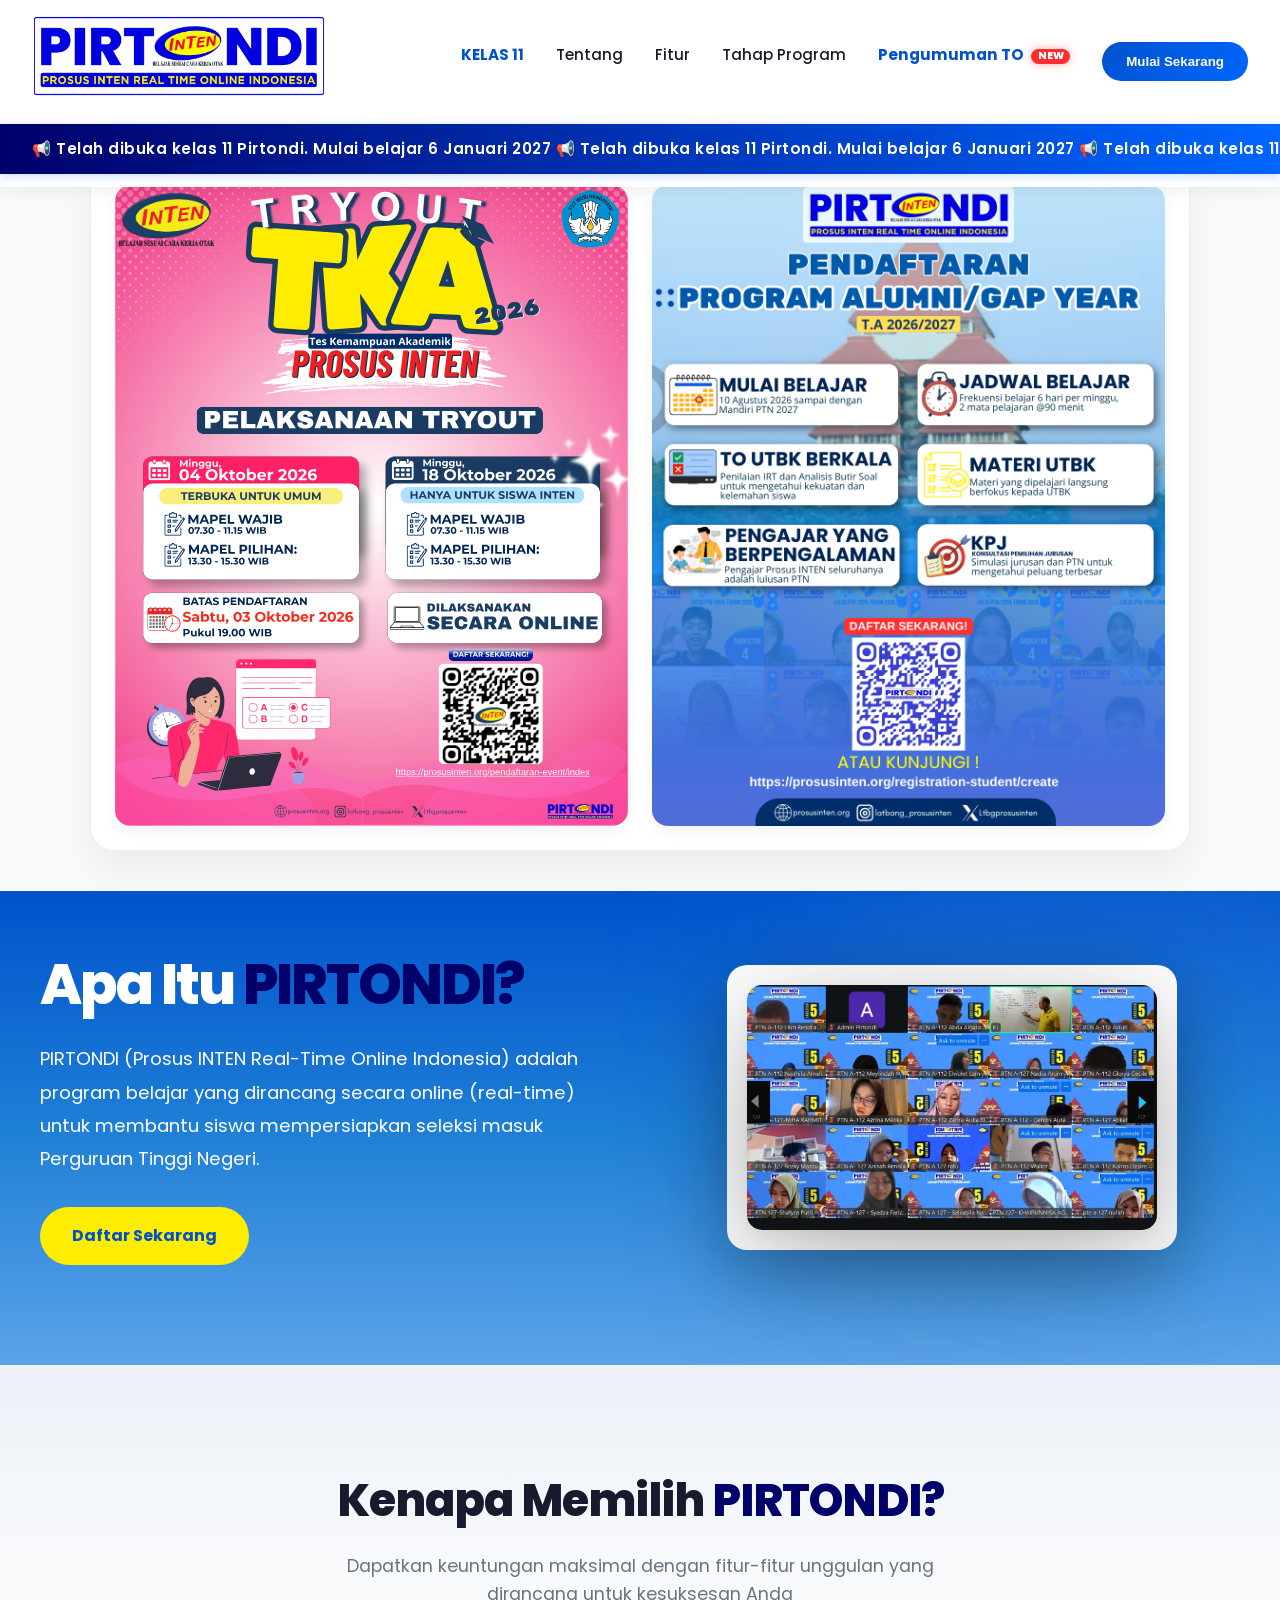
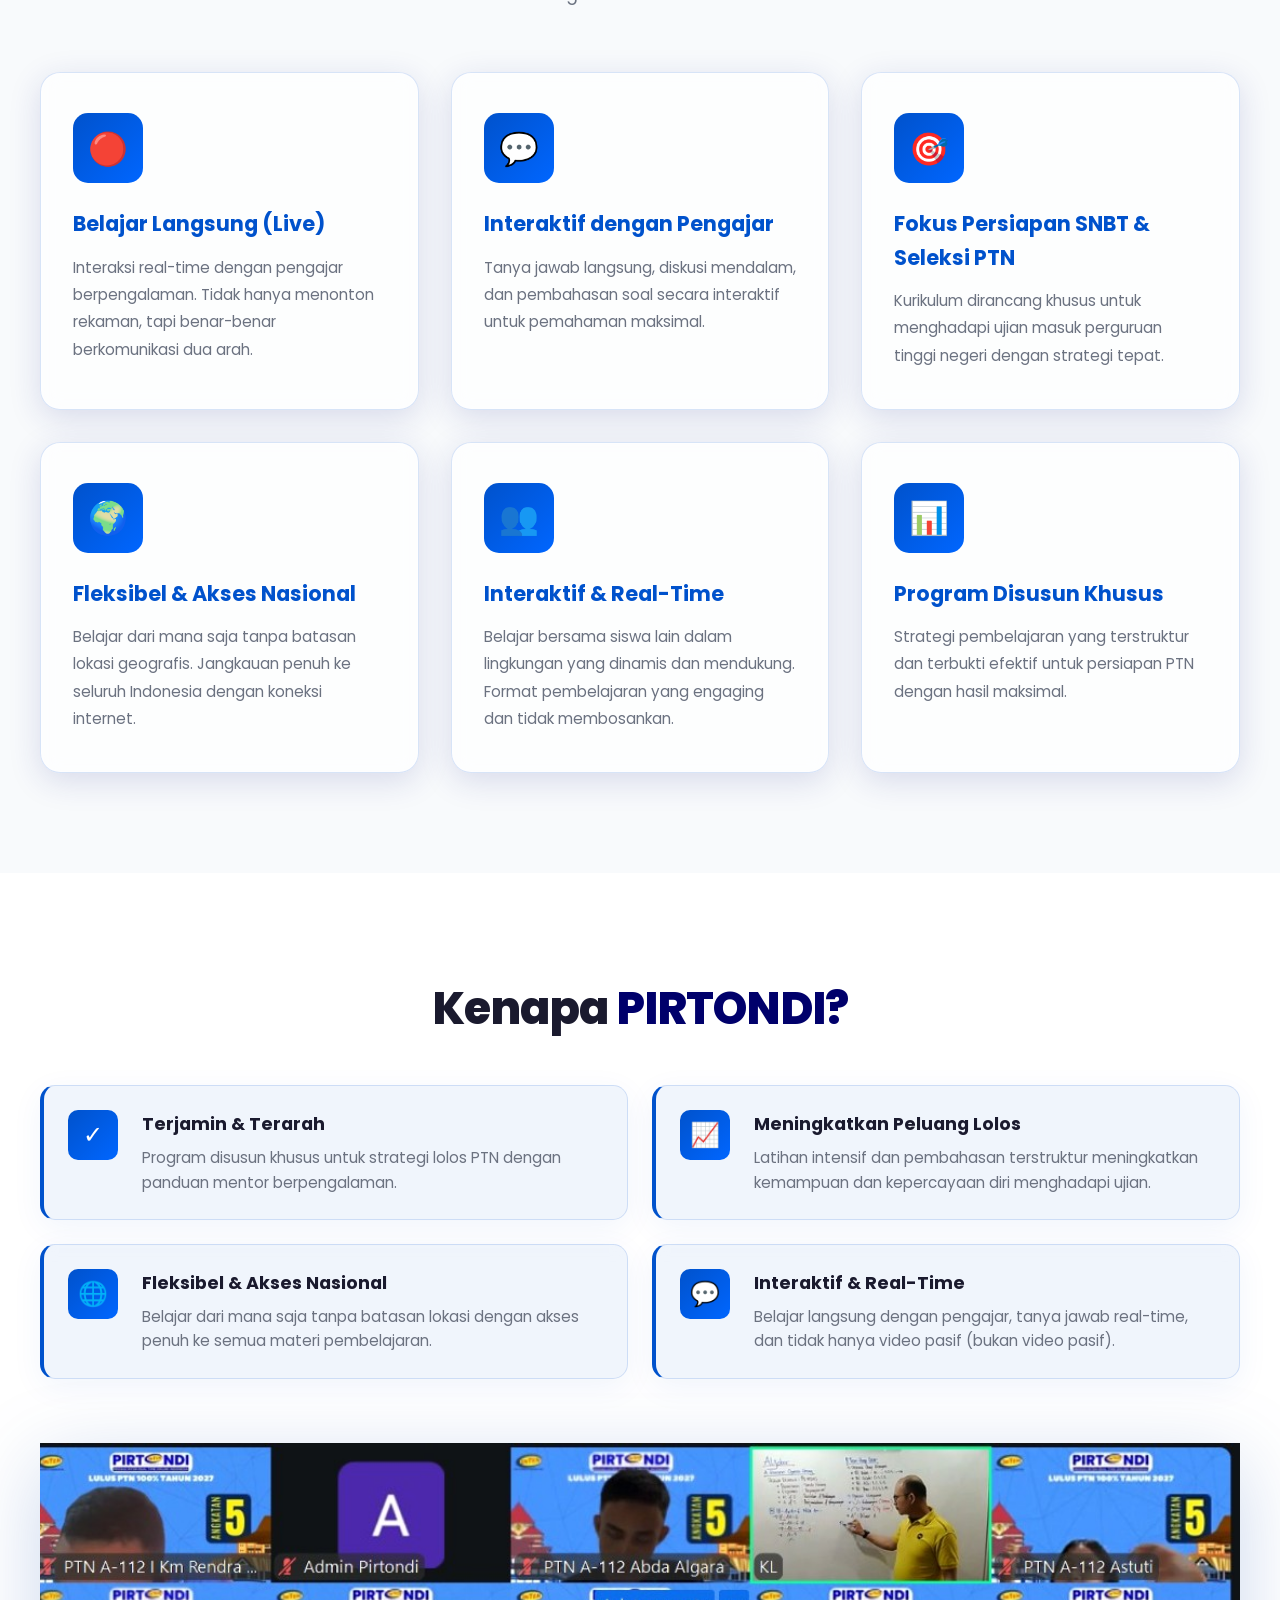
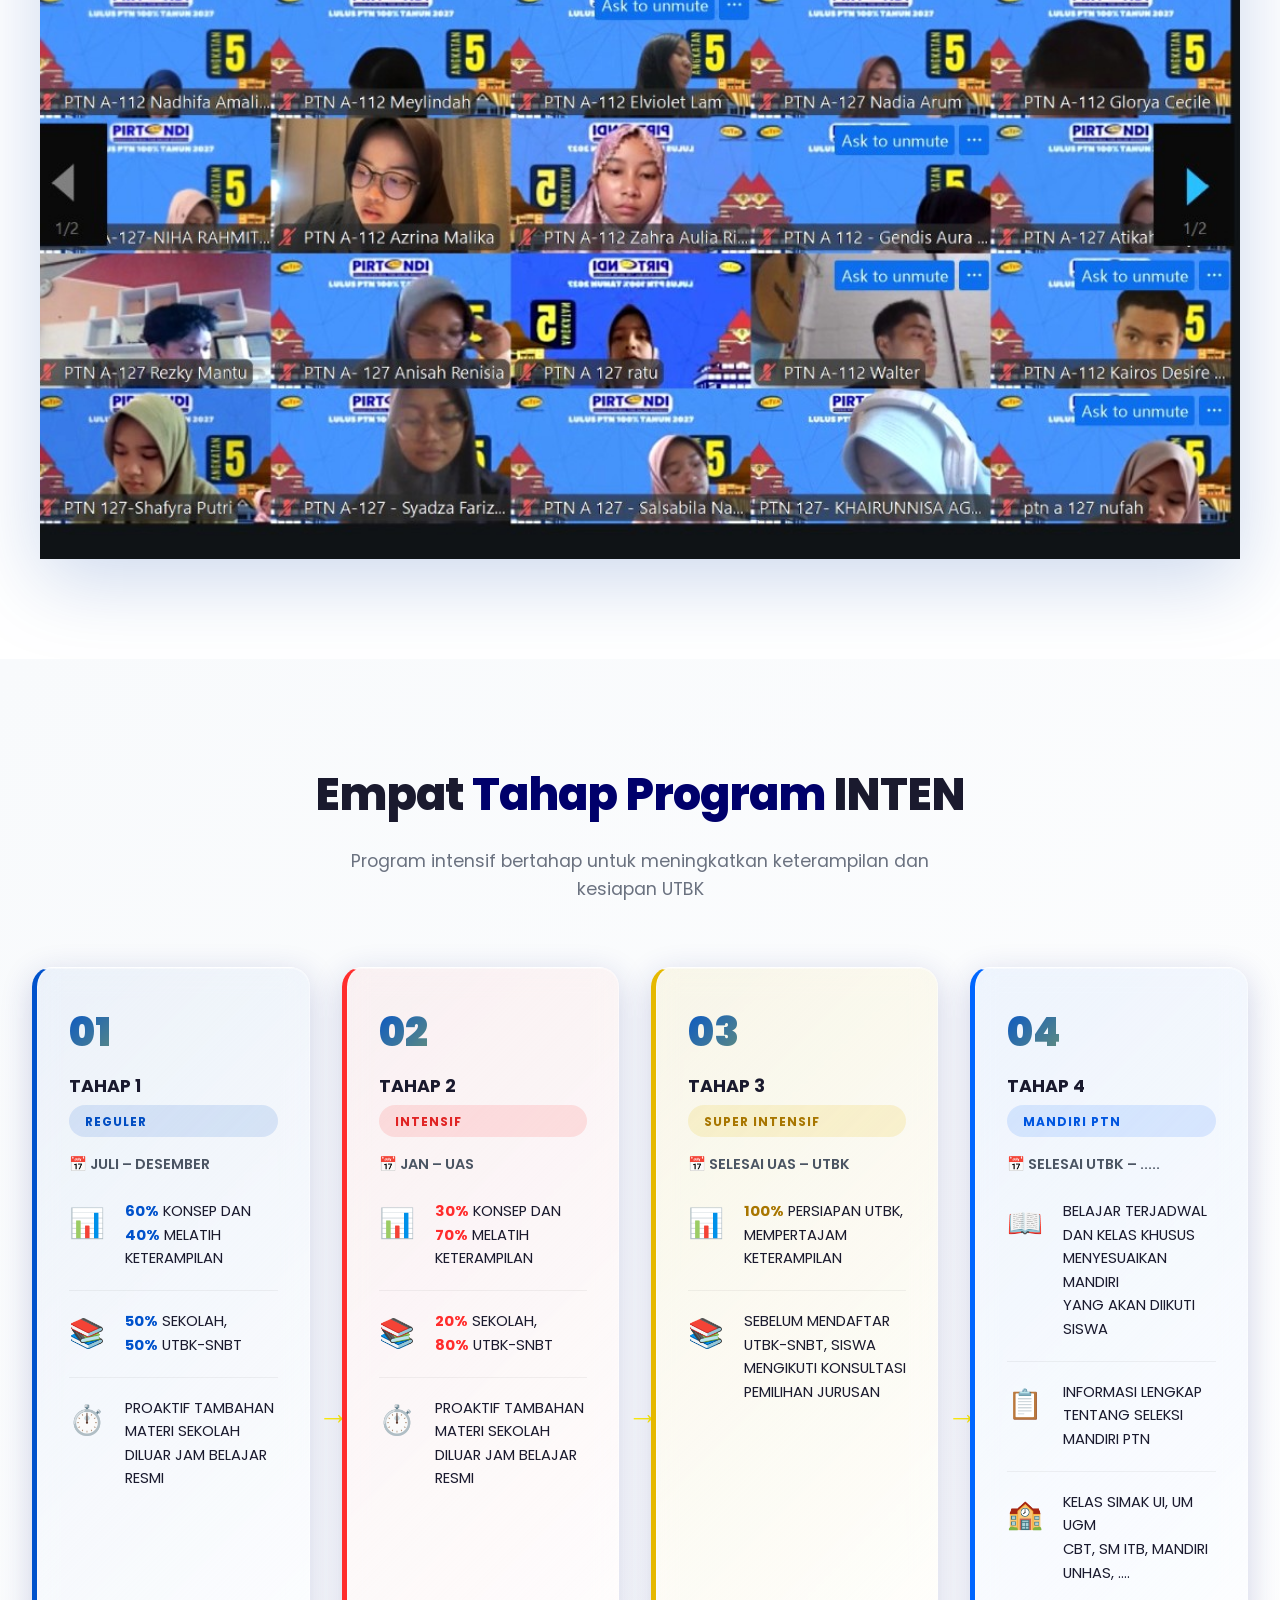
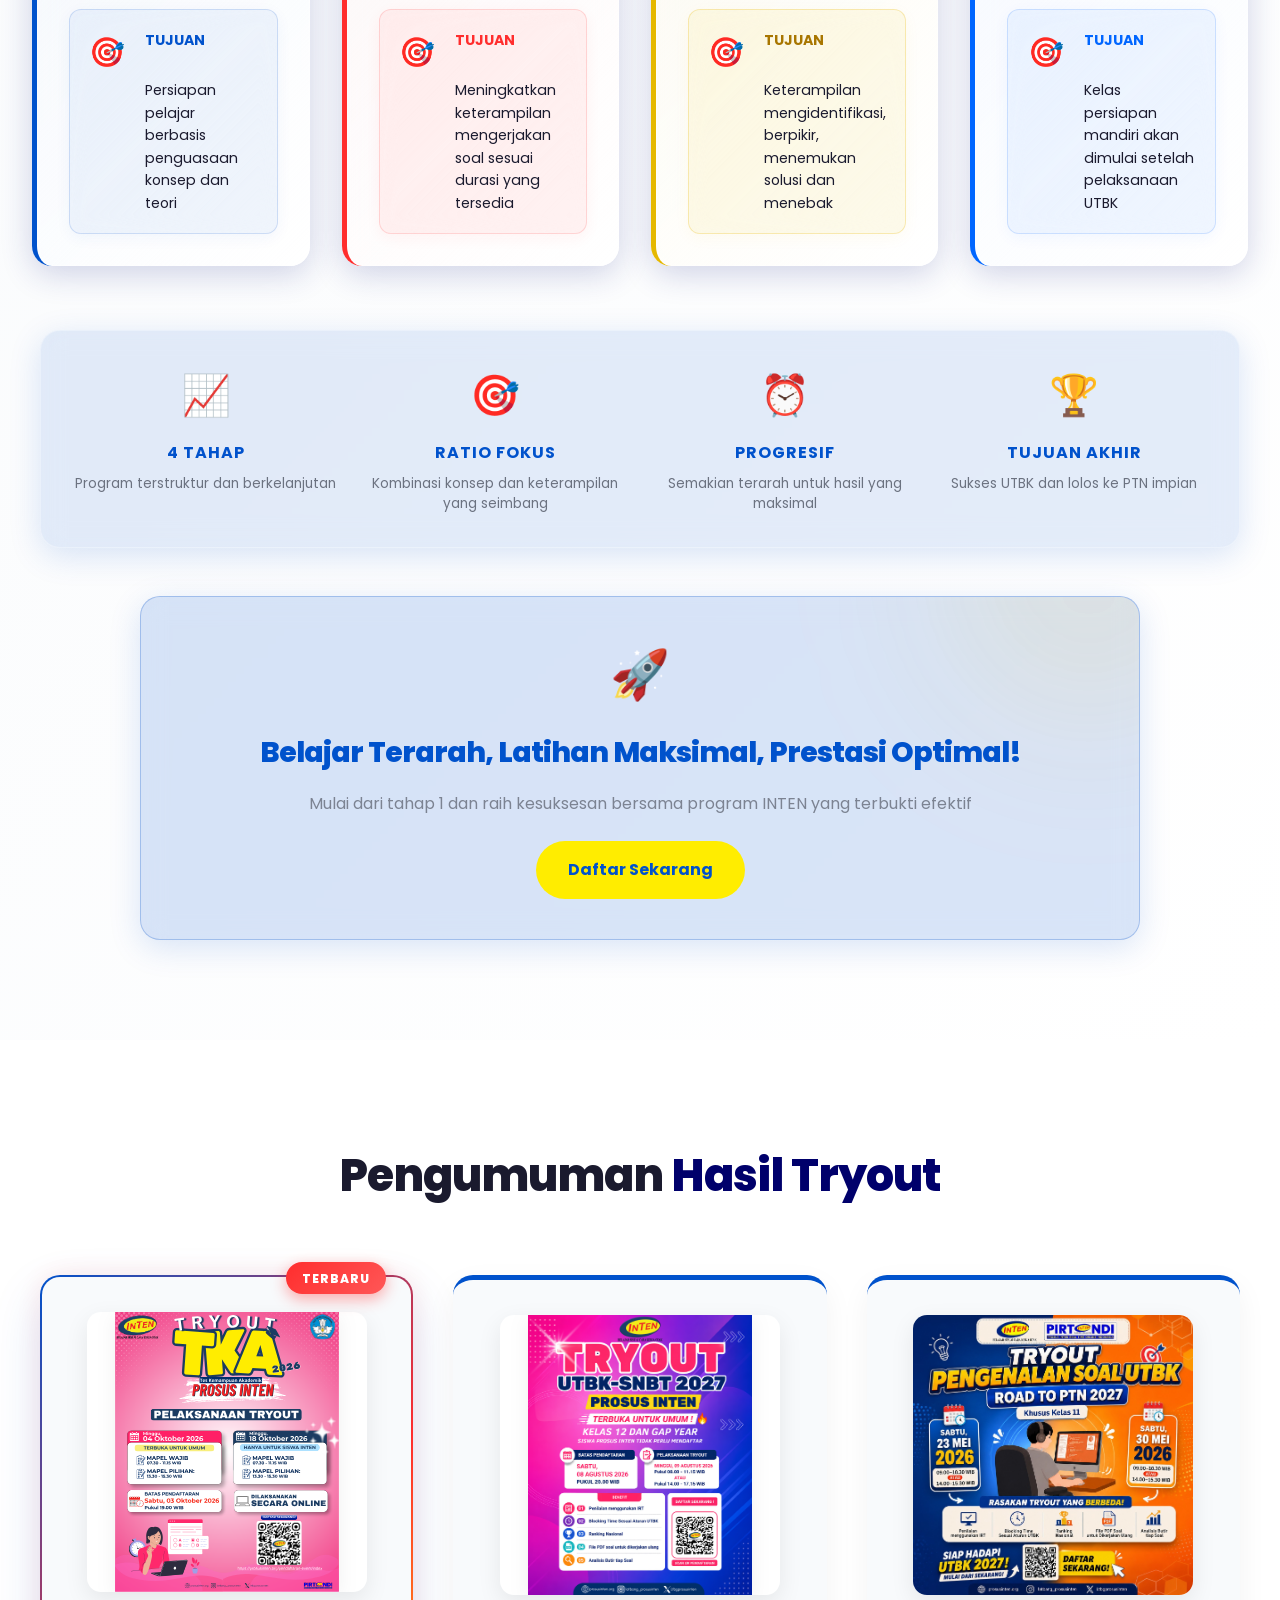
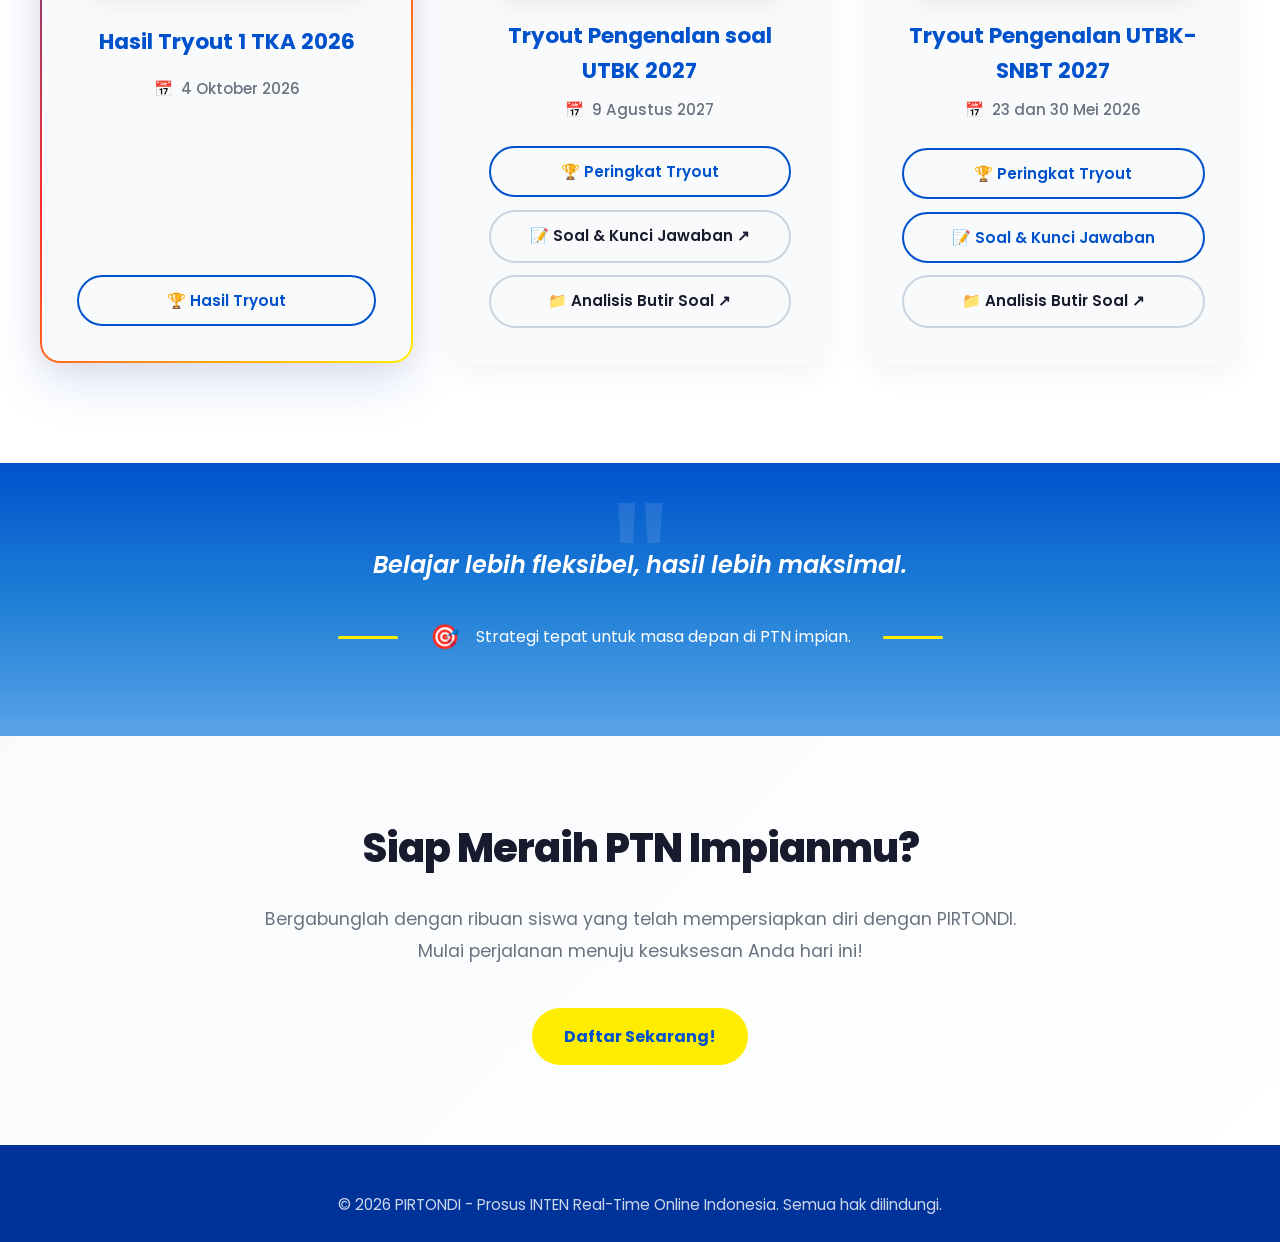
<file: public/index.html>
<!DOCTYPE html>
<html lang="id">

<head>
    <meta charset="UTF-8">
    <meta name="viewport" content="width=device-width, initial-scale=1.0">
    <title>PIRTONDI - Platform Pembelajaran Online Real-Time</title>
    <link
        href="https://fonts.googleapis.com/css2?family=Poppins:wght@400;500;600;700;800&family=Space+Grotesk:wght@500;700&display=swap"
        rel="stylesheet">
    <style>
        * {
            margin: 0;
            padding: 0;
            box-sizing: border-box;
        }

        :root {
            --primary: #0052CC;
            --primary-light: #0066FF;
            --secondary: #FFED00;
            --accent: #FF2D2D;
            --dark: #003399;
            --text-dark: #1a1a2e;
            --text-light: #6B7280;
            --bg-light: #F8FAFC;
            --bg-white: #FFFFFF;
        }

        html {
            scroll-behavior: smooth;
        }

        body {
            font-family: 'Poppins', sans-serif;
            color: var(--text-dark);
            background-color: var(--bg-white);
            line-height: 1.6;
        }

        /* ========== HEADER & NAVIGATION ========== */
        header {
            position: fixed;
            top: 0;
            left: 0;
            right: 0;
            background: rgba(255, 255, 255, 0.98);
            backdrop-filter: blur(10px);
            z-index: 1000;
            box-shadow: 0 2px 20px rgba(0, 0, 0, 0.08);
            padding-bottom: 0.8rem;
        }

        nav {
            display: flex;
            justify-content: space-between;
            align-items: center;
            padding: 1rem 2rem;
            max-width: 1400px;
            margin: 0 auto;
        }

        .logo {
            font-size: 1.6rem;
            font-weight: 800;
            letter-spacing: -1px;
            background: linear-gradient(135deg, var(--primary), var(--primary-light));
            -webkit-background-clip: text;
            -webkit-text-fill-color: transparent;
            background-clip: text;
        }

        .logo-img {
            height: 80px;
            width: auto;
            object-fit: contain;
        }

        .nav-links {
            display: flex;
            gap: 2rem;
            list-style: none;
        }

        .nav-links a {
            text-decoration: none;
            color: var(--text-dark);
            font-weight: 500;
            font-size: 0.95rem;
            transition: color 0.3s ease;
            position: relative;
        }

        .nav-links a::after {
            content: '';
            position: absolute;
            bottom: -5px;
            left: 0;
            width: 0;
            height: 2px;
            background: var(--secondary);
            transition: width 0.3s ease;
        }

        .nav-links a:hover::after {
            width: 100%;
        }

        .btn-primary {
            background: linear-gradient(135deg, var(--primary), var(--primary-light));
            color: white;
            padding: 0.75rem 1.5rem;
            border-radius: 50px;
            text-decoration: none;
            font-weight: 600;
            border: none;
            cursor: pointer;
            transition: transform 0.3s ease, box-shadow 0.3s ease;
            display: inline-block;
        }

        .btn-primary:hover {
            transform: translateY(-2px);
            box-shadow: 0 10px 30px rgba(0, 61, 165, 0.3);
        }

        /* ========== RUNNING TEXT ========== */
        .running-text-container {
            width: 100%;
            background: linear-gradient(90deg, #00006b, var(--primary-light));
            overflow: hidden;
            padding: 0.8rem 0;
            box-shadow: 0 2px 10px rgba(0, 82, 204, 0.2);
        }

        .running-text {
            display: flex;
            animation: scroll-left 20s linear infinite;
            white-space: nowrap;
        }

        .running-text span {
            font-size: 0.95rem;
            font-weight: 600;
            color: white;
            padding: 0 2rem;
            display: inline-block;
            letter-spacing: 0.5px;
        }

        @keyframes scroll-left {
            0% {
                transform: translateX(100%);
            }

            100% {
                transform: translateX(-100%);
            }
        }

        /* ========== GAP YEAR SECTION ========== */
        .gap-year-section {
            padding: 160px 2rem 40px;
            background-color: var(--bg-light);
            display: flex;
            justify-content: center;
            align-items: center;
        }

        .gap-year-container {
            max-width: 1100px;
            width: 100%;
            background: var(--bg-white);
            border-radius: 24px;
            padding: 1.5rem;
            box-shadow: 0 20px 40px rgba(0, 0, 0, 0.06);
            border: 1px solid rgba(0, 82, 204, 0.08);
            transition: transform 0.3s ease, box-shadow 0.3s ease;
        }

        .gap-year-container:hover {
            transform: translateY(-5px);
            box-shadow: 0 30px 60px rgba(0, 82, 204, 0.12);
        }

        .gap-year-grid {
            display: grid;
            grid-template-columns: 1fr 1fr;
            gap: 1.5rem;
            align-items: start;
        }

        .gap-year-img {
            width: 100%;
            height: auto;
            border-radius: 16px;
            display: block;
            box-shadow: 0 5px 15px rgba(0, 0, 0, 0.05);
        }

        @media (max-width: 992px) {
            .gap-year-section {
                padding: 140px 1rem 30px;
            }

            .gap-year-container {
                padding: 1rem;
                border-radius: 16px;
                max-width: 550px;
            }

            .gap-year-grid {
                grid-template-columns: 1fr;
                gap: 1.5rem;
            }

            .gap-year-img {
                border-radius: 10px;
            }
        }

        /* ========== HERO SECTION ========== */
        .hero {
            background: linear-gradient(180deg, #0052CC 0%, #1E7FD6 50%, #5BA3E8 100%);
            color: white;
            padding: 60px 2rem 100px;
            position: relative;
            overflow: hidden;
        }

        .hero::before {
            content: '';
            position: absolute;
            top: -50%;
            right: -10%;
            width: 600px;
            height: 600px;
            background: rgba(91, 163, 232, 0.15);
            border-radius: 50%;
            filter: blur(100px);
        }

        .hero-content {
            max-width: 1200px;
            margin: 0 auto;
            display: grid;
            grid-template-columns: 1fr 1fr;
            align-items: center;
            gap: 3rem;
            position: relative;
            z-index: 1;
        }

        .hero-text h1 {
            font-size: 3.5rem;
            font-weight: 800;
            line-height: 1.2;
            margin-bottom: 1.5rem;
            letter-spacing: -2px;
            animation: slideInLeft 0.8s ease;
        }

        .hero-text h1 .highlight {
            color: #00006b;
        }

        .hero-text p {
            font-size: 1.15rem;
            margin-bottom: 2rem;
            opacity: 0.95;
            line-height: 1.8;
            animation: slideInLeft 0.8s ease 0.2s both;
        }

        .hero-cta {
            display: flex;
            gap: 1.5rem;
            animation: slideInLeft 0.8s ease 0.4s both;
        }

        .btn-secondary {
            background: var(--secondary);
            color: var(--primary);
            padding: 1rem 2rem;
            border-radius: 50px;
            text-decoration: none;
            font-weight: 700;
            border: none;
            cursor: pointer;
            transition: transform 0.3s ease, box-shadow 0.3s ease;
            display: inline-block;
        }

        .btn-secondary:hover {
            transform: translateY(-3px);
            box-shadow: 0 15px 40px rgba(244, 181, 24, 0.4);
        }

        .hero-visual {
            animation: slideInRight 0.8s ease;
        }

        .hero-visual img {
            width: 100%;
            max-width: 500px;
            filter: drop-shadow(0 30px 60px rgba(0, 0, 0, 0.3));
        }

        /* ========== FEATURES SECTION ========== */
        .features {
            padding: 100px 2rem;
            background: var(--bg-light);
            position: relative;
        }

        .features::before {
            content: '';
            position: absolute;
            top: 0;
            left: 0;
            right: 0;
            height: 200px;
            background: linear-gradient(180deg, rgba(0, 61, 165, 0.05), transparent);
        }

        .section-header {
            text-align: center;
            margin-bottom: 4rem;
            position: relative;
            z-index: 1;
        }

        .section-header h2 {
            font-size: 2.8rem;
            font-weight: 800;
            margin-bottom: 1rem;
            letter-spacing: -1px;
        }

        .section-header h2 .accent {
            color: #00006b;
        }

        .section-header p {
            font-size: 1.1rem;
            color: var(--text-light);
            max-width: 600px;
            margin: 0 auto;
        }

        .features-grid {
            display: grid;
            grid-template-columns: repeat(auto-fit, minmax(280px, 1fr));
            gap: 2rem;
            max-width: 1200px;
            margin: 0 auto;
            position: relative;
            z-index: 1;
        }

        .feature-card {
            background: rgba(255, 255, 255, 0.7);
            backdrop-filter: blur(10px);
            -webkit-backdrop-filter: blur(10px);
            padding: 2.5rem 2rem;
            border-radius: 20px;
            box-shadow: 0 8px 32px rgba(31, 38, 135, 0.15), inset 0 0 0 1px rgba(255, 255, 255, 0.3);
            transition: all 0.3s ease;
            border: 1px solid rgba(0, 82, 204, 0.15);
            position: relative;
            overflow: hidden;
        }

        .feature-card::before {
            content: '';
            position: absolute;
            top: 0;
            left: 0;
            right: 0;
            height: 4px;
            background: linear-gradient(90deg, var(--primary), var(--secondary));
            transform: scaleX(0);
            transform-origin: left;
            transition: transform 0.4s ease;
        }

        .feature-card:hover {
            transform: translateY(-10px);
            box-shadow: 0 20px 40px rgba(0, 61, 165, 0.15);
        }

        .feature-card:hover::before {
            transform: scaleX(1);
        }

        .feature-icon {
            width: 70px;
            height: 70px;
            background: linear-gradient(135deg, var(--primary), var(--primary-light));
            border-radius: 15px;
            display: flex;
            align-items: center;
            justify-content: center;
            font-size: 2rem;
            margin-bottom: 1.5rem;
            color: white;
        }

        .feature-card h3 {
            font-size: 1.3rem;
            font-weight: 700;
            margin-bottom: 0.8rem;
            color: var(--primary);
        }

        .feature-card p {
            color: var(--text-light);
            line-height: 1.8;
            font-size: 0.95rem;
        }

        /* ========== BENEFITS SECTION ========== */
        .benefits {
            padding: 100px 2rem;
            background: white;
        }

        .benefits-content {
            max-width: 1200px;
            margin: 0 auto;
            display: flex;
            flex-direction: column;
            gap: 4rem;
            align-items: center;
        }

        .benefits-text {
            width: 100%;
            text-align: center;
        }

        .benefits-text h2 {
            font-size: 2.8rem;
            font-weight: 800;
            margin-bottom: 2.5rem;
            letter-spacing: -1px;
        }

        .benefits-text h2 .gold {
            color: #00006b;
        }

        .benefits-list {
            display: grid;
            grid-template-columns: 1fr 1fr;
            gap: 1.5rem;
            list-style: none;
            width: 100%;
            text-align: left;
        }

        .benefit-item {
            display: flex;
            gap: 1.5rem;
            padding: 1.5rem;
            background: rgba(0, 82, 204, 0.06);
            backdrop-filter: blur(8px);
            -webkit-backdrop-filter: blur(8px);
            border-radius: 15px;
            border: 1px solid rgba(0, 82, 204, 0.15);
            border-left: 4px solid var(--primary);
            transition: all 0.3s ease;
            box-shadow: 0 8px 32px rgba(0, 82, 204, 0.06);
        }

        .benefit-item:hover {
            background: white;
            box-shadow: 0 10px 30px rgba(0, 82, 204, 0.15);
        }

        .benefit-icon {
            width: 50px;
            height: 50px;
            background: linear-gradient(135deg, var(--primary), var(--primary-light));
            border-radius: 10px;
            display: flex;
            align-items: center;
            justify-content: center;
            font-size: 1.5rem;
            flex-shrink: 0;
            color: white;
        }

        .benefit-text h4 {
            font-size: 1.1rem;
            font-weight: 700;
            margin-bottom: 0.5rem;
            color: var(--text-dark);
        }

        .benefit-text p {
            color: var(--text-light);
            font-size: 0.95rem;
        }

        .benefits-visual {
            display: flex;
            justify-content: center;
            width: 100%;
        }

        .benefits-visual img {
            width: 100%;
            filter: drop-shadow(0 20px 40px rgba(0, 61, 165, 0.2));
        }

        /* ========== PROGRAM STAGES SECTION ========== */
        .program-stages {
            padding: 100px 2rem;
            background: linear-gradient(135deg, var(--bg-light), var(--bg-white));
            position: relative;
        }

        .timeline-container {
            display: grid;
            grid-template-columns: repeat(auto-fit, minmax(280px, 1fr));
            gap: 2rem;
            max-width: 1400px;
            margin: 3rem auto 4rem;
            position: relative;
        }

        .timeline-item {
            display: flex;
            flex-direction: column;
            position: relative;
        }

        .timeline-arrow {
            display: none;
            position: absolute;
            right: -2.5rem;
            top: 50%;
            transform: translateY(-50%);
            font-size: 2rem;
            color: var(--secondary);
            font-weight: bold;
        }

        @media (min-width: 1024px) {
            .timeline-container {
                grid-template-columns: repeat(4, 1fr);
            }

            .timeline-item:not(:last-child) .timeline-arrow {
                display: block;
            }
        }

        .stage-card {
            background: rgba(255, 255, 255, 0.75);
            backdrop-filter: blur(12px);
            -webkit-backdrop-filter: blur(12px);
            border-radius: 20px;
            padding: 2rem;
            box-shadow: 0 8px 32px rgba(31, 38, 135, 0.2), inset 0 0 0 1px rgba(255, 255, 255, 0.4);
            position: relative;
            overflow: hidden;
            border-left: 5px solid;
            transition: all 0.3s ease;
            height: 100%;
            display: flex;
            flex-direction: column;
            border-top: 1px solid rgba(255, 255, 255, 0.5);
        }

        .stage-card::before {
            content: '';
            position: absolute;
            top: 0;
            left: 0;
            right: 0;
            height: 4px;
            background: linear-gradient(90deg, var(--primary), var(--secondary));
            transform: scaleX(0);
            transform-origin: left;
            transition: transform 0.4s ease;
        }

        .stage-card:hover {
            transform: translateY(-8px);
            box-shadow: 0 20px 50px rgba(0, 0, 0, 0.12);
        }

        .stage-card:hover::before {
            transform: scaleX(1);
        }

        /* Stage Colors */
        .stage-1 {
            border-left-color: #0052CC;
            background: linear-gradient(135deg, rgba(0, 82, 204, 0.05), white);
            --goal-bg: rgba(0, 82, 204, 0.06);
            --goal-border: rgba(0, 82, 204, 0.15);
            --goal-shadow: rgba(0, 82, 204, 0.05);
            --goal-text: #0052CC;
            --strong-color: #0052CC;
        }

        .stage-2 {
            border-left-color: #FF2D2D;
            background: linear-gradient(135deg, rgba(255, 45, 45, 0.05), white);
            --goal-bg: rgba(255, 45, 45, 0.06);
            --goal-border: rgba(255, 45, 45, 0.15);
            --goal-shadow: rgba(255, 45, 45, 0.05);
            --goal-text: #FF2D2D;
            --strong-color: #FF2D2D;
        }

        .stage-3 {
            border-left-color: #E5B800;
            /* Darker yellow/gold border for visibility */
            background: linear-gradient(135deg, rgba(229, 184, 0, 0.08), white);
            --goal-bg: rgba(229, 184, 0, 0.08);
            --goal-border: rgba(229, 184, 0, 0.25);
            --goal-shadow: rgba(229, 184, 0, 0.05);
            --goal-text: #A87600;
            /* High contrast dark gold text */
            --strong-color: #A87600;
            /* High contrast gold */
        }

        .stage-4 {
            border-left-color: #0066FF;
            background: linear-gradient(135deg, rgba(0, 102, 255, 0.05), white);
            --goal-bg: rgba(0, 102, 255, 0.06);
            --goal-border: rgba(0, 102, 255, 0.15);
            --goal-shadow: rgba(0, 102, 255, 0.05);
            --goal-text: #0066FF;
            --strong-color: #0066FF;
        }

        .stage-number {
            font-size: 2.5rem;
            font-weight: 900;
            margin-bottom: 0.5rem;
            background: linear-gradient(135deg, var(--primary), var(--secondary));
            -webkit-background-clip: text;
            -webkit-text-fill-color: transparent;
            background-clip: text;
        }

        .stage-label {
            font-weight: 700;
            font-size: 1.1rem;
            color: var(--text-dark);
            margin-bottom: 0.3rem;
        }

        .stage-type {
            display: inline-block;
            padding: 0.4rem 1rem;
            border-radius: 50px;
            font-weight: 700;
            font-size: 0.75rem;
            margin-bottom: 1rem;
            letter-spacing: 1px;
        }

        .stage-1 .stage-type {
            background: rgba(0, 82, 204, 0.12);
            color: #004dc2;
            font-weight: 700;
        }

        .stage-2 .stage-type {
            background: rgba(255, 45, 45, 0.12);
            color: #e02424;
            font-weight: 700;
        }

        .stage-3 .stage-type {
            background: rgba(229, 184, 0, 0.15);
            color: #a87600;
            font-weight: 700;
        }

        .stage-4 .stage-type {
            background: rgba(0, 102, 255, 0.12);
            color: #0056e0;
            font-weight: 700;
        }

        .stage-period {
            font-size: 0.9rem;
            color: #4B5563;
            /* Darker gray for readability */
            margin-bottom: 1.5rem;
            font-weight: 600;
            /* Bolder font weight for readability */
        }

        .stage-content {
            flex-grow: 1;
            margin-bottom: 1.5rem;
        }

        .content-row {
            display: flex;
            gap: 1rem;
            margin-bottom: 1.2rem;
            padding-bottom: 1.2rem;
            border-bottom: 1px solid rgba(0, 0, 0, 0.05);
        }

        .content-row:last-child {
            border-bottom: none;
            margin-bottom: 0;
            padding-bottom: 0;
        }

        .pie-icon,
        .book-icon,
        .clock-icon,
        .study-icon,
        .info-icon,
        .class-icon {
            font-size: 1.8rem;
            min-width: 40px;
            display: flex;
            align-items: flex-start;
        }

        .content-text {
            font-size: 0.92rem;
            /* Larger font size for readability */
            color: var(--text-dark);
            line-height: 1.6;
            /* Better line height */
        }

        .content-text strong {
            color: var(--strong-color);
            font-weight: 700;
        }

        .stage-goal {
            background: var(--goal-bg);
            backdrop-filter: blur(8px);
            -webkit-backdrop-filter: blur(8px);
            padding: 1.2rem;
            border-radius: 12px;
            display: flex;
            gap: 1rem;
            border: 1px solid var(--goal-border);
            box-shadow: 0 4px 15px var(--goal-shadow);
        }

        .goal-icon {
            font-size: 1.8rem;
            min-width: 40px;
        }

        .goal-text {
            font-size: 0.88rem;
            /* Slightly larger text */
            color: var(--text-dark);
            line-height: 1.6;
        }

        .goal-text strong {
            display: block;
            color: var(--goal-text);
            margin-bottom: 0.3rem;
            font-weight: 700;
        }

        /* Program Highlights */
        .program-highlights {
            display: grid;
            grid-template-columns: repeat(auto-fit, minmax(200px, 1fr));
            gap: 1.5rem;
            max-width: 1200px;
            margin: 0 auto 3rem;
            padding: 2rem;
            background: rgba(0, 82, 204, 0.1);
            backdrop-filter: blur(12px);
            -webkit-backdrop-filter: blur(12px);
            border-radius: 20px;
            border: 1px solid rgba(255, 255, 255, 0.3);
            box-shadow: 0 8px 32px rgba(0, 82, 204, 0.15);
        }

        .highlight-card {
            text-align: center;
            color: var(--text-dark);
        }

        .highlight-icon {
            font-size: 2.5rem;
            margin-bottom: 0.8rem;
        }

        .highlight-title {
            font-size: 1rem;
            font-weight: 700;
            margin-bottom: 0.5rem;
            color: var(--primary);
            letter-spacing: 1px;
        }

        .highlight-desc {
            font-size: 0.85rem;
            color: var(--text-light);
            line-height: 1.5;
        }

        /* Stage CTA Banner */
        .stage-cta-banner {
            background: rgba(0, 82, 204, 0.15);
            backdrop-filter: blur(12px);
            -webkit-backdrop-filter: blur(12px);
            border-radius: 20px;
            padding: 2.5rem;
            text-align: center;
            color: var(--primary);
            position: relative;
            overflow: hidden;
            max-width: 1000px;
            margin: 0 auto;
            border: 1px solid rgba(0, 82, 204, 0.25);
            box-shadow: 0 8px 32px rgba(0, 82, 204, 0.15);
        }

        .stage-cta-banner::before {
            content: '';
            position: absolute;
            top: -50%;
            right: -10%;
            width: 300px;
            height: 300px;
            background: rgba(244, 181, 24, 0.1);
            border-radius: 50%;
            filter: blur(80px);
        }

        .banner-content {
            position: relative;
            z-index: 1;
        }

        .banner-icon {
            font-size: 3rem;
            margin-bottom: 1rem;
        }

        .stage-cta-banner h3 {
            font-size: 1.8rem;
            font-weight: 800;
            margin-bottom: 1rem;
            letter-spacing: -1px;
            color: var(--primary);
        }

        .stage-cta-banner p {
            font-size: 1rem;
            opacity: 0.85;
            margin-bottom: 0;
            color: var(--text-light);
        }

        /* ========== PENGUMUMAN TRYOUT SECTION ========== */
        .pengumuman {
            padding: 100px 2rem;
            background: var(--bg-white);
            position: relative;
        }

        .tryout-grid {
            display: grid;
            grid-template-columns: repeat(auto-fit, minmax(320px, 1fr));
            gap: 2.5rem;
            max-width: 1200px;
            margin: 0 auto;
            align-items: stretch;
        }

        .tryout-card {
            background: var(--bg-light);
            border-radius: 20px;
            padding: 2.2rem;
            box-shadow: 0 10px 30px rgba(0, 0, 0, 0.05);
            border-top: 5px solid var(--primary);
            transition: transform 0.3s ease, box-shadow 0.3s ease;
            display: flex;
            flex-direction: column;
            align-items: center;
            text-align: center;
            position: relative;
            height: 100%;
        }

        .tryout-card:hover {
            transform: translateY(-5px);
            box-shadow: 0 15px 40px rgba(0, 61, 165, 0.12);
        }

        .tryout-icon {
            flex-shrink: 0;
            width: 100%;
            max-width: 280px;
            height: 280px;
            border-radius: 14px;
            overflow: hidden;
            box-shadow: 0 8px 24px rgba(0, 0, 0, 0.08);
            display: flex;
            justify-content: center;
            align-items: center;
            background: #ffffff;
            margin-bottom: 1.5rem;
        }

        .tryout-icon img {
            width: 100%;
            height: 100%;
            object-fit: contain;
            filter: drop-shadow(0 4px 10px rgba(0, 0, 0, 0.06));
            display: block;
            transition: transform 0.3s ease;
        }

        .tryout-card:hover .tryout-icon img {
            transform: scale(1.03);
        }

        .tryout-card h3 {
            color: var(--primary);
            font-size: 1.35rem;
            margin-bottom: 0.6rem;
            font-weight: 700;
            min-height: 3.2rem;
            display: flex;
            align-items: center;
            justify-content: center;
        }

        .tryout-date {
            color: var(--text-light);
            font-size: 0.95rem;
            margin-bottom: 1.5rem;
            display: flex;
            align-items: center;
            justify-content: center;
            gap: 0.5rem;
            font-weight: 500;
        }

        .tryout-details {
            flex-grow: 1;
            display: flex;
            flex-direction: column;
            justify-content: space-between;
            width: 100%;
        }

        .btn-outline {
            background: transparent;
            color: var(--primary);
            padding: 0.75rem 1.5rem;
            border-radius: 50px;
            text-decoration: none;
            font-weight: 600;
            border: 2px solid var(--primary);
            cursor: pointer;
            transition: all 0.3s ease;
            display: inline-block;
            width: 100%;
            font-family: inherit;
            font-size: 0.95rem;
        }

        .btn-outline:hover {
            background: var(--primary);
            color: white;
        }

        .tryout-actions {
            display: flex;
            flex-direction: column;
            gap: 0.8rem;
            width: 100%;
            margin-top: auto;
        }

        .btn-outline-alt {
            background: transparent;
            color: var(--text-dark);
            padding: 0.75rem 1.5rem;
            border-radius: 50px;
            text-decoration: none;
            font-weight: 600;
            border: 2px solid #CBD5E1;
            cursor: pointer;
            transition: all 0.3s ease;
            display: inline-block;
            width: 100%;
            font-family: inherit;
            font-size: 0.95rem;
        }

        .btn-outline-alt:hover {
            background: var(--text-dark);
            color: white;
            border-color: var(--text-dark);
        }

        /* ========== MODAL PREVIEW PDF (FULL-SCREEN OPTIMIZED) ========== */
        .modal-overlay {
            position: fixed;
            top: 0;
            left: 0;
            right: 0;
            bottom: 0;
            background: rgba(0, 0, 0, 0.85);
            backdrop-filter: blur(8px);
            z-index: 2000;
            display: flex;
            justify-content: center;
            align-items: center;
            opacity: 0;
            visibility: hidden;
            transition: opacity 0.35s ease, visibility 0.35s ease;
        }

        .modal-overlay.active {
            opacity: 1;
            visibility: visible;
        }

        .modal-content {
            background: white;
            width: 100%;
            height: 100%;
            max-width: 100vw;
            max-height: 100vh;
            border-radius: 0;
            /* Sudut tajam agar terlihat rapi dan presisi di mode layar penuh */
            overflow: hidden;
            display: flex;
            flex-direction: column;
            box-shadow: none;
            /* Efek meluncur dari bawah untuk transisi fullscreen yang premium */
            transform: translateY(100%);
            transition: transform 0.4s cubic-bezier(0.16, 1, 0.3, 1);
        }

        .modal-overlay.active .modal-content {
            transform: translateY(0);
        }

        /* ========== CUSTOM PREMIUM PDF VIEWER (BARU) ========== */
        .pdf-toolbar {
            display: flex;
            justify-content: space-between;
            align-items: center;
            background: #ffffff;
            height: 56px;
            padding: 0 16px;
            border-bottom: 1px solid #e0e0e0;
            user-select: none;
            box-shadow: 0 2px 5px rgba(0, 0, 0, 0.03);
            z-index: 15;
        }

        .toolbar-left,
        .toolbar-right {
            display: flex;
            align-items: center;
            gap: 12px;
        }

        .download-btn-group {
            display: flex;
            align-items: center;
            background: #1b8755;
            /* Warna hijau khas tombol Unduh */
            color: #ffffff;
            border-radius: 6px;
            overflow: hidden;
            font-size: 0.85rem;
            font-weight: 600;
            transition: background 0.2s;
        }

        .download-btn-group:hover {
            background: #156a42;
        }

        .download-btn {
            background: transparent;
            border: none;
            color: white;
            padding: 8px 14px;
            display: flex;
            align-items: center;
            gap: 6px;
            cursor: pointer;
            font-weight: 600;
            font-family: 'Poppins', sans-serif;
        }

        .download-caret {
            background: transparent;
            border: none;
            border-left: 1px solid rgba(255, 255, 255, 0.2);
            color: white;
            padding: 8px 10px;
            cursor: pointer;
            display: flex;
            align-items: center;
            justify-content: center;
        }

        .toolbar-icon-btn {
            background: transparent;
            border: none;
            color: #5f6368;
            padding: 8px;
            border-radius: 50%;
            cursor: pointer;
            display: flex;
            align-items: center;
            justify-content: center;
            transition: background 0.2s, color 0.2s;
        }

        .toolbar-icon-btn:hover {
            background: #f1f3f4;
            color: #202124;
        }

        .search-box-container {
            position: relative;
            display: flex;
            align-items: center;
        }

        .search-input {
            border: 1px solid #dadce0;
            border-radius: 8px;
            padding: 6px 36px 6px 12px;
            font-size: 0.85rem;
            outline: none;
            width: 180px;
            transition: border-color 0.2s, width 0.2s;
            font-family: 'Poppins', sans-serif;
            background: #f8fafc;
        }

        .search-input:focus {
            border-color: var(--primary);
            width: 220px;
            background: #ffffff;
        }

        .search-icon {
            position: absolute;
            right: 10px;
            color: #5f6368;
            pointer-events: none;
            width: 18px;
            height: 18px;
        }

        .toolbar-close-btn {
            background: #f1f3f4;
            border: none;
            color: #5f6368;
            padding: 8px 16px;
            border-radius: 8px;
            font-weight: 600;
            font-size: 0.85rem;
            cursor: pointer;
            transition: background 0.2s, color 0.2s;
            font-family: 'Poppins', sans-serif;
        }

        .toolbar-close-btn:hover {
            background: #d93025;
            color: #ffffff;
        }

        /* Layout Area Utama */
        .pdf-viewer-middle {
            display: flex;
            flex-grow: 1;
            height: calc(100% - 56px - 40px);
            /* Kurangi tinggi header & bottom bar */
            overflow: hidden;
            background: #f1f3f4;
        }

        /* Area Dokumen & Zoom */
        .pdf-document-container {
            flex-grow: 1;
            background: #404448;
            position: relative;
            padding: 24px;
            display: flex;
            justify-content: center;
            align-items: flex-start;
            overflow: auto;
        }

        .pdf-document-container iframe {
            width: 100%;
            height: 100%;
            min-height: 85vh;
            border: none;
            background: #ffffff;
            box-shadow: 0 8px 30px rgba(0, 0, 0, 0.35);
            border-radius: 4px;
        }

        /* Status Bar Bawah */
        .pdf-bottom-bar {
            height: 40px;
            background: #ffffff;
            border-top: 1px solid #e0e0e0;
            display: flex;
            justify-content: space-between;
            align-items: center;
            padding: 0 16px;
            font-size: 0.8rem;
            color: #5f6368;
            font-weight: 500;
            user-select: none;
        }

        .bottom-close-x {
            background: transparent;
            border: none;
            color: #5f6368;
            font-size: 1.2rem;
            cursor: pointer;
            transition: color 0.2s;
            display: flex;
            align-items: center;
            justify-content: center;
            width: 24px;
            height: 24px;
        }

        .bottom-close-x:hover {
            color: #d93025;
        }

        /* Loading Spinner */
        .loading-spinner {
            position: absolute;
            top: 50%;
            left: 50%;
            transform: translate(-50%, -50%);
            border: 4px solid rgba(0, 61, 165, 0.1);
            border-left-color: var(--primary);
            border-radius: 50%;
            width: 45px;
            height: 45px;
            animation: spin 1s linear infinite;
            z-index: 1;
        }

        @keyframes spin {
            to {
                transform: translate(-50%, -50%) rotate(360deg);
            }
        }

        /* ========== TESTIMONIAL ========== */
        .testimonial {
            background: linear-gradient(180deg, #0052CC 0%, #1E7FD6 50%, #5BA3E8 100%);
            color: white;
            padding: 80px 2rem;
            text-align: center;
            position: relative;
            overflow: hidden;
        }

        .testimonial::before {
            content: '"';
            font-size: 200px;
            opacity: 0.1;
            position: absolute;
            top: -30px;
            left: 50%;
            transform: translateX(-50%);
        }

        .testimonial-content {
            max-width: 800px;
            margin: 0 auto;
            position: relative;
            z-index: 1;
        }

        .testimonial-text {
            font-size: 1.5rem;
            font-weight: 600;
            margin-bottom: 2rem;
            line-height: 1.8;
            font-style: italic;
        }

        .testimonial-meta {
            display: flex;
            justify-content: center;
            gap: 2rem;
            align-items: center;
        }

        .divider {
            width: 60px;
            height: 3px;
            background: var(--secondary);
            border-radius: 2px;
        }

        .meta-text {
            display: flex;
            gap: 1rem;
            align-items: center;
        }

        .meta-icon {
            font-size: 1.5rem;
        }

        /* ========== CTA SECTION ========== */
        .cta {
            padding: 80px 2rem;
            background: linear-gradient(135deg, var(--bg-light), var(--bg-white));
            text-align: center;
        }

        .cta-content {
            max-width: 800px;
            margin: 0 auto;
        }

        .cta h2 {
            font-size: 2.5rem;
            font-weight: 800;
            margin-bottom: 1.5rem;
            letter-spacing: -1px;
        }

        .cta p {
            font-size: 1.1rem;
            color: var(--text-light);
            margin-bottom: 2.5rem;
            line-height: 1.8;
        }

        /* ========== FOOTER ========== */
        footer {
            background: var(--dark);
            color: white;
            padding: 3rem 2rem 1.5rem;
            text-align: center;
        }


        footer p {
            opacity: 0.8;
            font-size: 0.95rem;
        }

        /* ========== ANIMATIONS ========== */
        @keyframes slideInLeft {
            from {
                opacity: 0;
                transform: translateX(-30px);
            }

            to {
                opacity: 1;
                transform: translateX(0);
            }
        }

        @keyframes slideInRight {
            from {
                opacity: 0;
                transform: translateX(30px);
            }

            to {
                opacity: 1;
                transform: translateX(0);
            }
        }

        /* ========== RESPONSIVE ========== */
        /* Hamburger Menu Styles */
        .menu-toggle {
            display: none;
            flex-direction: column;
            justify-content: space-between;
            width: 30px;
            height: 21px;
            cursor: pointer;
            z-index: 1001;
        }

        .menu-toggle .bar {
            height: 3px;
            width: 100%;
            background-color: var(--primary);
            border-radius: 10px;
            transition: all 0.3s ease-in-out;
        }

        @media (max-width: 992px) {
            .menu-toggle {
                display: flex;
            }

            .logo-img {
                height: 50px;
            }

            nav {
                padding: 0.8rem 1.2rem;
            }

            .running-text-container {
                padding: 0.5rem 0;
            }

            .running-text span {
                font-size: 0.85rem;
            }

            .gap-year-section {
                padding: 130px 1rem 30px;
            }

            .nav-links {
                position: fixed;
                top: 0;
                right: -100%;
                /* Hidden offscreen */
                width: 280px;
                height: 100vh;
                background: rgba(255, 255, 255, 0.98);
                backdrop-filter: blur(10px);
                -webkit-backdrop-filter: blur(10px);
                flex-direction: column;
                justify-content: flex-start;
                align-items: center;
                padding-top: 120px;
                gap: 2rem;
                box-shadow: -10px 0 30px rgba(0, 0, 0, 0.15);
                transition: right 0.4s cubic-bezier(0.16, 1, 0.3, 1);
                z-index: 1000;
            }

            .nav-links.active {
                right: 0;
                /* Slide in */
            }

            .nav-links a {
                font-size: 1.15rem;
                font-weight: 600;
                width: 100%;
                text-align: center;
                padding: 0.5rem 0;
            }

            .nav-links a::after {
                display: none;
                /* Hide desktop hover underline animation */
            }

            /* Hamburger active animations */
            .menu-toggle.active .bar:nth-child(2) {
                opacity: 0;
            }

            .menu-toggle.active .bar:nth-child(1) {
                transform: translateY(9px) rotate(45deg);
            }

            .menu-toggle.active .bar:nth-child(3) {
                transform: translateY(-9px) rotate(-45deg);
            }

            .hero-content {
                grid-template-columns: 1fr;
                padding-top: 2rem;
            }

            .hero-text {
                text-align: center;
            }

            .hero-text h1 {
                font-size: 2.2rem;
            }

            .hero-cta {
                justify-content: center;
            }

            .section-header h2 {
                font-size: 2rem;
            }

            .benefits-content {
                gap: 2.5rem;
            }

            .benefits-text h2 {
                font-size: 2rem;
            }

            .benefits-list {
                grid-template-columns: 1fr;
            }

            .tryout-grid {
                grid-template-columns: 1fr;
                max-width: 500px;
                margin: 0 auto;
                gap: 2rem;
            }

            .tryout-card {
                flex-direction: column;
                text-align: center;
                gap: 1.5rem;
                padding: 2rem 1.5rem;
            }

            .tryout-icon {
                max-width: 250px;
                height: 250px;
                margin: 0 auto 1rem;
            }

            .tryout-date {
                justify-content: center;
            }

            .tryout-actions {
                max-width: 360px;
                margin: 0 auto;
                width: 100%;
            }

            .testimonial-text {
                font-size: 1.2rem;
            }

            .testimonial-meta {
                flex-direction: column;
            }

            .cta h2 {
                font-size: 1.8rem;
            }

            .search-box-container {
                display: none;
            }
        }

        /* ========== HIGHLIGHT STYLES (NEW) ========== */
        .nav-highlight {
            color: var(--primary) !important;
            font-weight: 700 !important;
        }

        .badge-new {
            background-color: var(--accent);
            color: white;
            font-size: 0.65rem;
            padding: 0.15rem 0.4rem;
            border-radius: 50px;
            font-weight: 800;
            margin-left: 0.3rem;
            display: inline-block;
            vertical-align: middle;
            line-height: 1;
            box-shadow: 0 0 10px rgba(255, 45, 45, 0.4);
            animation: pulse-glow 2s infinite;
        }

        @keyframes pulse-glow {
            0% {
                transform: scale(1);
                box-shadow: 0 0 0 0 rgba(255, 45, 45, 0.7);
            }

            70% {
                transform: scale(1.05);
                box-shadow: 0 0 0 6px rgba(255, 45, 45, 0);
            }

            100% {
                transform: scale(1);
                box-shadow: 0 0 0 0 rgba(255, 45, 45, 0);
            }
        }

        .tryout-card.highlighted-card {
            border: 2px solid transparent;
            background: linear-gradient(var(--bg-light), var(--bg-light)) padding-box,
                linear-gradient(135deg, var(--primary), var(--accent), var(--secondary)) border-box;
            box-shadow: 0 20px 50px rgba(0, 82, 204, 0.15), 0 0 30px rgba(255, 45, 45, 0.1);
            position: relative;
        }

        .card-badge {
            position: absolute;
            top: -15px;
            right: 25px;
            background: linear-gradient(135deg, var(--accent), #ff5757);
            color: white;
            font-size: 0.75rem;
            font-weight: 800;
            padding: 0.4rem 1rem;
            border-radius: 50px;
            box-shadow: 0 5px 15px rgba(255, 45, 45, 0.4);
            letter-spacing: 1px;
            animation: bounce-subtle 3s infinite ease-in-out;
            z-index: 5;
        }

        @keyframes bounce-subtle {

            0%,
            100% {
                transform: translateY(0);
            }

            50% {
                transform: translateY(-5px);
            }
        }

        @media (max-width: 576px) {

            /* 1. Ubah padding horizontal section agar pas di HP */
            .hero,
            .features,
            .benefits,
            .program-stages,
            .pengumuman,
            .cta,
            .testimonial {
                padding-left: 1.25rem;
                padding-right: 1.25rem;
            }

            .hero {
                padding-top: 40px;
                padding-bottom: 60px;
            }

            .features,
            .benefits,
            .program-stages,
            .pengumuman {
                padding-top: 60px;
                padding-bottom: 60px;
            }

            .cta,
            .testimonial {
                padding-top: 50px;
                padding-bottom: 50px;
            }

            /* 2. Kurangi padding kartu dan detail */
            .benefit-item {
                padding: 1rem;
                gap: 1rem;
            }

            .benefit-icon {
                width: 40px;
                height: 40px;
                font-size: 1.2rem;
            }

            .stage-card {
                padding: 1.25rem;
            }

            /* 3. Highlights program menjadi 2x2 grid */
            .program-highlights {
                grid-template-columns: repeat(2, 1fr);
                gap: 1rem;
                padding: 1.25rem;
            }

            .highlight-icon {
                font-size: 1.8rem;
                margin-bottom: 0.4rem;
            }

            .highlight-title {
                font-size: 0.85rem;
            }

            .highlight-desc {
                font-size: 0.75rem;
            }

            .stage-cta-banner {
                padding: 1.5rem;
            }

            /* 4. Sederhanakan toolbar PDF modal agar muat satu baris */
            .pdf-toolbar {
                padding: 0 8px;
            }

            .pdf-toolbar .toolbar-icon-btn,
            .pdf-toolbar .download-caret {
                display: none;
                /* Sembunyikan bookmark, share, options, fullscreen, caret */
            }

            .pdf-toolbar .download-btn {
                padding: 6px 10px;
                font-size: 0.8rem;
            }

            .pdf-toolbar .toolbar-close-btn {
                padding: 6px 10px;
                font-size: 0.8rem;
            }

            .search-box-container {
                display: none;
            }

            /* 5. Teks status bar bar bawah modal PDF */
            .pdf-bottom-bar {
                font-size: 0.7rem;
                padding: 0 10px;
            }

            .pdf-bottom-bar span {
                white-space: nowrap;
                overflow: hidden;
                text-overflow: ellipsis;
                max-width: 80%;
            }
        }

        @media (max-width: 480px) {

            /* 6. Atur agar grid single-column penuh di layar kecil */
            .features-grid,
            .timeline-container {
                grid-template-columns: 1fr;
                gap: 1.5rem;
            }
        }
    </style>
</head>

<body>
    <!-- HEADER -->
    <header>
        <nav>
            <div class="logo">
                <!-- Fallback otomatis jika logo.png lokal belum diletakkan di folder -->
                <img src="images/logo.png" alt="INTEN Logo" class="logo-img"
                    onerror="this.onerror=null; this.src='https://placehold.co/180x80/0052cc/ffffff?text=INTEN';">
            </div>
            <ul class="nav-links">
                <li><a href="kelas-11-pirtondi/index.html" class="nav-highlight">KELAS 11</a></li>
                <li><a href="#about">Tentang</a></li>
                <li><a href="#features">Fitur</a></li>
                <li><a href="#stages">Tahap Program</a></li>
                <li><a href="#pengumuman" class="nav-highlight">Pengumuman TO <span class="badge-new">NEW</span></a>
                </li>
                <li><a href="#cta"><button class="btn-primary">Mulai Sekarang</button></a></li>
            </ul>
            <!-- MENU TOGGLE FOR TABLET & MOBILE -->
            <div class="menu-toggle" id="mobile-menu" onclick="toggleMobileMenu()">
                <span class="bar"></span>
                <span class="bar"></span>
                <span class="bar"></span>
            </div>
        </nav>
        <!-- RUNNING TEXT -->
        <div class="running-text-container">
            <div class="running-text">
                <span>📢 Telah dibuka kelas 11 Pirtondi. Mulai belajar 6 Januari 2027 📢 Telah dibuka kelas 11 Pirtondi.
                    Mulai belajar 6 Januari 2027 📢 Telah dibuka kelas 11 Pirtondi.
                    Mulai belajar 6 Januari 2027 📢 Telah dibuka kelas 11 Pirtondi.
                    Mulai belajar 6 Januari 2027 📢 Telah dibuka kelas 11 Pirtondi.
                    Mulai belajar 6 Januari 2027 📢 Telah dibuka kelas 11 Pirtondi.
                    Mulai belajar 6 Januari 2027 📢 Telah dibuka kelas 11 Pirtondi.
                    Mulai belajar 6 Januari 2027 📢</span>
            </div>
        </div>
    </header>

    <!-- GAP YEAR BANNER SECTION -->
    <section class="gap-year-section">
        <div class="gap-year-container">
            <div class="gap-year-grid">
                <img src="images/TRYOUT_TKA_2026.svg" alt="TO PENGENALAN UTBK 2027" class="gap-year-img">
                <!-- <img src="images/TO PENGENALAN UTBK 2027.png" alt="TO PENGENALAN UTBK 2027" class="gap-year-img"> -->
                <img src="images/GAP YEAR PIRTONDI 20262027.png" alt="GAP YEAR PIRTONDI 20262027" class="gap-year-img">
            </div>
        </div>
    </section>

    <!-- HERO SECTION -->
    <section class="hero" id="about">
        <div class="hero-content">
            <div class="hero-text">
                <h1>Apa Itu <span class="highlight">PIRTONDI?</span></h1>
                <p>PIRTONDI (Prosus INTEN Real-Time Online Indonesia) adalah program belajar yang dirancang secara
                    online (real-time) untuk membantu siswa mempersiapkan seleksi masuk Perguruan Tinggi Negeri.</p>
                <div class="hero-cta">
                    <a href="https://prosusinten.org/registration-student/create" target="_blank"
                        rel="noopener noreferrer" class="btn-secondary">Daftar Sekarang</a>
                </div>
            </div>
            <div class="hero-visual">
                <div
                    style="width: 100%; max-width: 450px; margin: 0 auto; background: white; border-radius: 20px; padding: 20px; box-shadow: 0 20px 60px rgba(0,0,0,0.2);">
                    <img src="images/pembelajaran.jpeg" alt="PIRTONDI Real-Time Learning Platform"
                        style="width: 100%; height: auto; border-radius: 15px; display: block; box-shadow: 0 5px 15px rgba(0, 0, 0, 0.05);">
                </div>
            </div>
        </div>
    </section>

    <!-- FEATURES SECTION -->
    <section class="features" id="features">
        <div class="section-header">
            <h2>Kenapa Memilih <span class="accent">PIRTONDI?</span></h2>
            <p>Dapatkan keuntungan maksimal dengan fitur-fitur unggulan yang dirancang untuk kesuksesan Anda</p>
        </div>

        <div class="features-grid">
            <div class="feature-card">
                <div class="feature-icon">🔴</div>
                <h3>Belajar Langsung (Live)</h3>
                <p>Interaksi real-time dengan pengajar berpengalaman. Tidak hanya menonton rekaman, tapi benar-benar
                    berkomunikasi dua arah.</p>
            </div>

            <div class="feature-card">
                <div class="feature-icon">💬</div>
                <h3>Interaktif dengan Pengajar</h3>
                <p>Tanya jawab langsung, diskusi mendalam, dan pembahasan soal secara interaktif untuk pemahaman
                    maksimal.</p>
            </div>

            <div class="feature-card">
                <div class="feature-icon">🎯</div>
                <h3>Fokus Persiapan SNBT & Seleksi PTN</h3>
                <p>Kurikulum dirancang khusus untuk menghadapi ujian masuk perguruan tinggi negeri dengan strategi
                    tepat.</p>
            </div>

            <div class="feature-card">
                <div class="feature-icon">🌍</div>
                <h3>Fleksibel & Akses Nasional</h3>
                <p>Belajar dari mana saja tanpa batasan lokasi geografis. Jangkauan penuh ke seluruh Indonesia dengan
                    koneksi internet.</p>
            </div>

            <div class="feature-card">
                <div class="feature-icon">👥</div>
                <h3>Interaktif & Real-Time</h3>
                <p>Belajar bersama siswa lain dalam lingkungan yang dinamis dan mendukung. Format pembelajaran yang
                    engaging dan tidak membosankan.</p>
            </div>

            <div class="feature-card">
                <div class="feature-icon">📊</div>
                <h3>Program Disusun Khusus</h3>
                <p>Strategi pembelajaran yang terstruktur dan terbukti efektif untuk persiapan PTN dengan hasil
                    maksimal.</p>
            </div>
        </div>
    </section>

    <!-- BENEFITS SECTION -->
    <section class="benefits" id="benefits">
        <div class="benefits-content">
            <div class="benefits-text">
                <h2>Kenapa <span class="gold">PIRTONDI?</span></h2>
                <ul class="benefits-list">
                    <li class="benefit-item">
                        <div class="benefit-icon">✓</div>
                        <div class="benefit-text">
                            <h4>Terjamin & Terarah</h4>
                            <p>Program disusun khusus untuk strategi lolos PTN dengan panduan mentor berpengalaman.</p>
                        </div>
                    </li>
                    <li class="benefit-item">
                        <div class="benefit-icon">📈</div>
                        <div class="benefit-text">
                            <h4>Meningkatkan Peluang Lolos</h4>
                            <p>Latihan intensif dan pembahasan terstruktur meningkatkan kemampuan dan kepercayaan diri
                                menghadapi ujian.</p>
                        </div>
                    </li>
                    <li class="benefit-item">
                        <div class="benefit-icon">🌐</div>
                        <div class="benefit-text">
                            <h4>Fleksibel & Akses Nasional</h4>
                            <p>Belajar dari mana saja tanpa batasan lokasi dengan akses penuh ke semua materi
                                pembelajaran.</p>
                        </div>
                    </li>
                    <li class="benefit-item">
                        <div class="benefit-icon">💬</div>
                        <div class="benefit-text">
                            <h4>Interaktif & Real-Time</h4>
                            <p>Belajar langsung dengan pengajar, tanya jawab real-time, dan tidak hanya video pasif
                                (bukan video pasif).</p>
                        </div>
                    </li>
                </ul>
            </div>
            <div class="benefits-visual">
                <img src="images/pembelajaran.jpeg" alt="Live Class INTEN">
            </div>
        </div>
    </section>
    <!-- PROGRAM STAGES SECTION -->
    <section class="program-stages" id="stages">
        <div class="section-header">
            <h2>Empat <span class="accent">Tahap Program</span> INTEN</h2>
            <p>Program intensif bertahap untuk meningkatkan keterampilan dan kesiapan UTBK</p>
        </div>

        <!-- Timeline -->
        <div class="timeline-container">
            <!-- Stage 1 -->
            <div class="timeline-item">
                <div class="stage-card stage-1">
                    <div class="stage-number">01</div>
                    <div class="stage-label">TAHAP 1</div>
                    <div class="stage-type">REGULER</div>
                    <div class="stage-period">📅 JULI – DESEMBER</div>

                    <div class="stage-content">
                        <div class="content-row">
                            <div class="pie-icon">📊</div>
                            <div class="content-text">
                                <strong>60%</strong> KONSEP DAN<br><strong>40%</strong> MELATIH KETERAMPILAN
                            </div>
                        </div>
                        <div class="content-row">
                            <div class="book-icon">📚</div>
                            <div class="content-text">
                                <strong>50%</strong> SEKOLAH,<br><strong>50%</strong> UTBK-SNBT
                            </div>
                        </div>
                        <div class="content-row">
                            <div class="clock-icon">⏱️</div>
                            <div class="content-text">
                                PROAKTIF TAMBAHAN<br>MATERI SEKOLAH<br>DILUAR JAM BELAJAR<br>RESMI
                            </div>
                        </div>
                    </div>

                    <div class="stage-goal">
                        <div class="goal-icon">🎯</div>
                        <div class="goal-text"><strong>TUJUAN</strong><br>Persiapan pelajar berbasis penguasaan konsep
                            dan teori</div>
                    </div>
                </div>
                <div class="timeline-arrow">→</div>
            </div>

            <!-- Stage 2 -->
            <div class="timeline-item">
                <div class="stage-card stage-2">
                    <div class="stage-number">02</div>
                    <div class="stage-label">TAHAP 2</div>
                    <div class="stage-type">INTENSIF</div>
                    <div class="stage-period">📅 JAN – UAS</div>

                    <div class="stage-content">
                        <div class="content-row">
                            <div class="pie-icon">📊</div>
                            <div class="content-text">
                                <strong>30%</strong> KONSEP DAN<br><strong>70%</strong> MELATIH KETERAMPILAN
                            </div>
                        </div>
                        <div class="content-row">
                            <div class="book-icon">📚</div>
                            <div class="content-text">
                                <strong>20%</strong> SEKOLAH,<br><strong>80%</strong> UTBK-SNBT
                            </div>
                        </div>
                        <div class="content-row">
                            <div class="clock-icon">⏱️</div>
                            <div class="content-text">
                                PROAKTIF TAMBAHAN<br>MATERI SEKOLAH<br>DILUAR JAM BELAJAR<br>RESMI
                            </div>
                        </div>
                    </div>

                    <div class="stage-goal">
                        <div class="goal-icon">🎯</div>
                        <div class="goal-text"><strong>TUJUAN</strong><br>Meningkatkan keterampilan mengerjakan soal
                            sesuai durasi yang tersedia</div>
                    </div>
                </div>
                <div class="timeline-arrow">→</div>
            </div>

            <!-- Stage 3 -->
            <div class="timeline-item">
                <div class="stage-card stage-3">
                    <div class="stage-number">03</div>
                    <div class="stage-label">TAHAP 3</div>
                    <div class="stage-type">SUPER INTENSIF</div>
                    <div class="stage-period">📅 SELESAI UAS – UTBK</div>

                    <div class="stage-content">
                        <div class="content-row">
                            <div class="pie-icon">📊</div>
                            <div class="content-text">
                                <strong>100%</strong> PERSIAPAN UTBK,<br>MEMPERTAJAM KETERAMPILAN
                            </div>
                        </div>
                        <div class="content-row">
                            <div class="book-icon">📚</div>
                            <div class="content-text">
                                SEBELUM MENDAFTAR<br>UTBK-SNBT, SISWA<br>MENGIKUTI KONSULTASI<br>PEMILIHAN JURUSAN
                            </div>
                        </div>
                    </div>

                    <div class="stage-goal">
                        <div class="goal-icon">🎯</div>
                        <div class="goal-text"><strong>TUJUAN</strong><br>Keterampilan mengidentifikasi, berpikir,
                            menemukan solusi dan menebak</div>
                    </div>
                </div>
                <div class="timeline-arrow">→</div>
            </div>

            <!-- Stage 4 -->
            <div class="timeline-item">
                <div class="stage-card stage-4">
                    <div class="stage-number">04</div>
                    <div class="stage-label">TAHAP 4</div>
                    <div class="stage-type">MANDIRI PTN</div>
                    <div class="stage-period">📅 SELESAI UTBK – .....</div>

                    <div class="stage-content">
                        <div class="content-row">
                            <div class="study-icon">📖</div>
                            <div class="content-text">
                                BELAJAR TERJADWAL<br>DAN KELAS KHUSUS<br>MENYESUAIKAN MANDIRI<br>YANG AKAN DIIKUTI SISWA
                            </div>
                        </div>
                        <div class="content-row">
                            <div class="info-icon">📋</div>
                            <div class="content-text">
                                INFORMASI LENGKAP<br>TENTANG SELEKSI<br>MANDIRI PTN
                            </div>
                        </div>
                        <div class="content-row">
                            <div class="class-icon">🏫</div>
                            <div class="content-text">
                                KELAS SIMAK UI, UM UGM<br>CBT, SM ITB, MANDIRI<br>UNHAS, ....
                            </div>
                        </div>
                    </div>

                    <div class="stage-goal">
                        <div class="goal-icon">🎯</div>
                        <div class="goal-text"><strong>TUJUAN</strong><br>Kelas persiapan mandiri akan dimulai setelah
                            pelaksanaan UTBK</div>
                    </div>
                </div>
            </div>
        </div>

        <!-- Program Highlights -->
        <div class="program-highlights">
            <div class="highlight-card">
                <div class="highlight-icon">📈</div>
                <div class="highlight-title">4 TAHAP</div>
                <div class="highlight-desc">Program terstruktur dan berkelanjutan</div>
            </div>
            <div class="highlight-card">
                <div class="highlight-icon">🎯</div>
                <div class="highlight-title">RATIO FOKUS</div>
                <div class="highlight-desc">Kombinasi konsep dan keterampilan yang seimbang</div>
            </div>
            <div class="highlight-card">
                <div class="highlight-icon">⏰</div>
                <div class="highlight-title">PROGRESIF</div>
                <div class="highlight-desc">Semakian terarah untuk hasil yang maksimal</div>
            </div>
            <div class="highlight-card">
                <div class="highlight-icon">🏆</div>
                <div class="highlight-title">TUJUAN AKHIR</div>
                <div class="highlight-desc">Sukses UTBK dan lolos ke PTN impian</div>
            </div>
        </div>

        <!-- Call to Action Banner -->
        <div class="stage-cta-banner">
            <div class="banner-content">
                <div class="banner-icon">🚀</div>
                <h3>Belajar Terarah, Latihan Maksimal, Prestasi Optimal!</h3>
                <p>Mulai dari tahap 1 dan raih kesuksesan bersama program INTEN yang terbukti efektif</p>
                <a href="https://prosusinten.org/registration-student/create" target="_blank" rel="noopener noreferrer"
                    class="btn-secondary" style="margin-top: 1.5rem; display: inline-block;">Daftar Sekarang</a>
            </div>
        </div>
    </section>


    <!-- PENGUMUMAN TRYOUT SECTION -->
    <section class="pengumuman" id="pengumuman">
        <div class="section-header">
            <h2>Pengumuman <span class="accent">Hasil Tryout</span></h2>
        </div>

        <div class="tryout-grid">
            <!-- Card Tryout 1 (Baru): Hasil Tryout 1 TKA 2026 -->
            <div class="tryout-card highlighted-card">
                <div class="card-badge">TERBARU</div>
                <div class="tryout-icon">
                    <img src="images/TRYOUT_TKA_2026.svg" alt="Hasil Tryout 1 TKA 2026"
                        onerror="this.onerror=null; this.src='https://placehold.co/80x80/0052cc/ffffff?text=TO+TKA';">
                </div>
                <div class="tryout-details">
                    <h3>Hasil Tryout 1 TKA 2026</h3>
                    <div class="tryout-date">
                        <span>📅</span> 4 Oktober 2026
                    </div>

                    <div class="tryout-actions">
                        <!-- Hasil Tryout (Buka di Popup Full-Screen) -->
                        <button class="btn-outline"
                            onclick="openPdfModal('https://drive.google.com/file/d/1iJlPGC6dOQTiv3ctwSnB4l1Xy1Yacq7z/view?usp=sharing', '🏆 Hasil Tryout 1 TKA 2026')">
                            🏆 Hasil Tryout
                        </button>
                    </div>
                </div>
            </div>

            <!-- Card Tryout 2: Tryout Pengenalan soal UTBK 2027 -->
            <div class="tryout-card">
                <div class="tryout-icon">
                    <img src="images/TO PENGENALAN UTBK 2027.png" alt="Tryout Pengenalan soal UTBK 2027"
                        onerror="this.onerror=null; this.src='https://placehold.co/80x80/0052cc/ffffff?text=TO';">
                </div>
                <div class="tryout-details">
                    <h3>Tryout Pengenalan soal UTBK 2027</h3>
                    <div class="tryout-date">
                        <span>📅</span> 9 Agustus 2027
                    </div>

                    <div class="tryout-actions">
                        <!-- 1. Peringkat Tryout (Buka di Popup Full-Screen) -->
                        <button class="btn-outline"
                            onclick="openPdfModal('https://drive.google.com/file/d/1jXUk5XESasPqaseCyF9ioACkHp9yuqiX/view?usp=sharing', '🏆 Peringkat Tryout Pengenalan soal UTBK 2027')">
                            🏆 Peringkat Tryout
                        </button>

                        <!-- 2. Soal & Kunci Jawaban (Langsung ke Google Drive) -->
                        <a href="https://drive.google.com/drive/folders/1Ve1WS3ehDKTeHoyOyAyBn6Q7D4SnJDsL?usp=sharing"
                            target="_blank" rel="noopener noreferrer" class="btn-outline-alt">
                            📝 Soal & Kunci Jawaban ↗
                        </a>

                        <!-- 3. Analisis Butir Soal (Langsung ke Google Drive) -->
                        <a href="https://drive.google.com/drive/folders/1RZAO_4iK0kxCIB8yxNwkDX6zZQuGsXVh"
                            target="_blank" rel="noopener noreferrer" class="btn-outline-alt">
                            📁 Analisis Butir Soal ↗
                        </a>
                    </div>
                </div>
            </div>

            <!-- Card Tryout 3: Pengenalan UTBK-SNBT 2027 (Sebelumnya) -->
            <div class="tryout-card">
                <div class="tryout-icon">
                    <img src="images/togem.jpeg" alt="Tryout Pengenalan UTBK-SNBT 2027"
                        onerror="this.onerror=null; this.src='https://placehold.co/80x80/0052cc/ffffff?text=TO';">
                </div>
                <div class="tryout-details">
                    <h3>Tryout Pengenalan UTBK-SNBT 2027</h3>
                    <div class="tryout-date">
                        <span>📅</span> 23 dan 30 Mei 2026
                    </div>

                    <div class="tryout-actions">
                        <!-- 1. Peringkat Tryout (Buka di Popup Full-Screen) -->
                        <button class="btn-outline"
                            onclick="openPdfModal('https://drive.google.com/file/d/1FLlPRV18l4bS_2_AAJ5H-UEjl-UBCSW5/view?usp=sharing', '🏆 Peringkat Tryout Pengenalan UTBK-SNBT 2027')">
                            🏆 Peringkat Tryout
                        </button>

                        <!-- 2. Soal & Kunci Jawaban (Buka di Popup Full-Screen) -->
                        <button class="btn-outline"
                            onclick="openPdfModal('https://drive.google.com/file/d/1qDqUZIweR9G83_26IxyUX_Rq9nrC8BhA/view?usp=sharing', '📝 Soal & Kunci Jawaban Tryout Pengenalan')">
                            📝 Soal & Kunci Jawaban
                        </button>

                        <!-- 3. Analisis Butir Soal (Langsung ke Google Drive) -->
                        <a href="https://drive.google.com/drive/folders/1g7scFeH1Iqvj6UP9EI_eKlmvaQpY1GVb?usp=drive_link"
                            target="_blank" rel="noopener noreferrer" class="btn-outline-alt">
                            📁 Analisis Butir Soal ↗
                        </a>
                    </div>
                </div>
            </div>
        </div>
    </section>
    <!-- TESTIMONIAL -->
    <section class="testimonial">
        <div class="testimonial-content">
            <p class="testimonial-text">Belajar lebih fleksibel, hasil lebih maksimal.</p>
            <div class="testimonial-meta">
                <div class="divider"></div>
                <div class="meta-text">
                    <span class="meta-icon">🎯</span>
                    <span>Strategi tepat untuk masa depan di PTN impian.</span>
                </div>
                <div class="divider"></div>
            </div>
        </div>
    </section>

    <!-- CTA SECTION -->
    <section class="cta" id="cta">
        <div class="cta-content">
            <h2>Siap Meraih PTN Impianmu?</h2>
            <p>Bergabunglah dengan ribuan siswa yang telah mempersiapkan diri dengan PIRTONDI. Mulai perjalanan menuju
                kesuksesan Anda hari ini!</p>
            <a href="https://prosusinten.org/registration-student/create" target="_blank" rel="noopener noreferrer"
                class="btn-secondary">Daftar Sekarang!</a>
        </div>
    </section>

    <!-- FOOTER -->
    <footer>
        <p>&copy; 2026 PIRTONDI - Prosus INTEN Real-Time Online Indonesia. Semua hak dilindungi.</p>
    </footer>

    <!-- MODAL PDF PREVIEW (FULL-SCREEN OPTIMIZED) -->
    <div class="modal-overlay" id="pdfModal">
        <div class="modal-content">

            <!-- TOOLBAR ATAS (TOP BAR - PERSIS SEPERTI GAMBAR USER) -->
            <div class="pdf-toolbar">
                <div class="toolbar-left">
                    <!-- Tombol Unduh Hijau Premium -->
                    <div class="download-btn-group">
                        <button class="download-btn" onclick="handleDocumentDownload()" title="Unduh File">
                            <!-- Icon Download Arrow -->
                            <svg width="18" height="18" viewBox="0 0 24 24" fill="none" stroke="currentColor"
                                stroke-width="2.5" stroke-linecap="round" stroke-linejoin="round">
                                <path d="M21 15v4a2 2 0 0 1-2 2H5a2 2 0 0 1-2-2v-4"></path>
                                <polyline points="7 10 12 15 17 10"></polyline>
                                <line x1="12" y1="15" x2="12" y2="3"></line>
                            </svg>
                            Unduh
                        </button>
                        <button class="download-caret" onclick="handleDocumentDownload()" title="Pilihan Unduhan">
                            <svg width="14" height="14" viewBox="0 0 24 24" fill="none" stroke="currentColor"
                                stroke-width="2.5" stroke-linecap="round" stroke-linejoin="round">
                                <polyline points="6 9 12 15 18 9"></polyline>
                            </svg>
                        </button>
                    </div>

                    <!-- Bookmark Icon -->
                    <button class="toolbar-icon-btn" title="Bookmark / Tandai Halaman">
                        <svg width="18" height="18" viewBox="0 0 24 24" fill="none" stroke="currentColor"
                            stroke-width="2" stroke-linecap="round" stroke-linejoin="round">
                            <path d="M19 21l-7-5-7 5V5a2 2 0 0 1 2-2h10a2 2 0 0 1 2 2z"></path>
                        </svg>
                    </button>
                    <!-- Share Icon -->
                    <button class="toolbar-icon-btn" title="Bagikan Dokumen">
                        <svg width="18" height="18" viewBox="0 0 24 24" fill="none" stroke="currentColor"
                            stroke-width="2" stroke-linecap="round" stroke-linejoin="round">
                            <circle cx="18" cy="5" r="3"></circle>
                            <circle cx="6" cy="12" r="3"></circle>
                            <circle cx="18" cy="19" r="3"></circle>
                            <line x1="8.59" y1="13.51" x2="15.42" y2="17.49"></line>
                            <line x1="15.41" y1="6.51" x2="8.59" y2="10.49"></line>
                        </svg>
                    </button>
                    <!-- Menu Titik Tiga -->
                    <button class="toolbar-icon-btn" title="Opsi Lainnya">
                        <svg width="18" height="18" viewBox="0 0 24 24" fill="none" stroke="currentColor"
                            stroke-width="2" stroke-linecap="round" stroke-linejoin="round">
                            <circle cx="12" cy="12" r="1"></circle>
                            <circle cx="19" cy="12" r="1"></circle>
                            <circle cx="5" cy="12" r="1"></circle>
                        </svg>
                    </button>
                </div>

                <div class="toolbar-right">
                    <!-- Search Input Box -->
                    <div class="search-box-container">
                        <input type="text" placeholder="Temukan dalam ..." class="search-input">
                        <!-- Search Icon -->
                        <svg class="search-icon" width="18" height="18" viewBox="0 0 24 24" fill="none"
                            stroke="currentColor" stroke-width="2" stroke-linecap="round" stroke-linejoin="round">
                            <circle cx="11" cy="11" r="8"></circle>
                            <line x1="21" y1="21" x2="16.65" y2="16.65"></line>
                        </svg>
                    </div>

                    <!-- Full Screen Button -->
                    <button class="toolbar-icon-btn" onclick="toggleIframeFullscreen()" title="Layar Penuh">
                        <svg width="18" height="18" viewBox="0 0 24 24" fill="none" stroke="currentColor"
                            stroke-width="2" stroke-linecap="round" stroke-linejoin="round">
                            <path
                                d="M8 3H5a2 2 0 0 0-2 2v3m18 0V5a2 2 0 0 0-2-2h-3m0 18h3a2 2 0 0 0 2-2v-3M3 16v3a2 2 0 0 0 2 2h3">
                            </path>
                        </svg>
                    </button>

                    <!-- Close Button -->
                    <button class="toolbar-close-btn" onclick="closePdfModal()">Tutup ✕</button>
                </div>
            </div>

            <!-- AREA TENGAH (MAIN PREVIEW AREA) -->
            <div class="pdf-viewer-middle">

                <!-- MAIN DISPLAY IFRAME -->
                <div class="pdf-document-container">
                    <div class="loading-spinner" id="pdfLoader"></div>
                    <iframe id="pdfIframe" src="" allow="autoplay"></iframe>
                </div>

            </div>

            <!-- BOTTOM STATUS BAR -->
            <div class="pdf-bottom-bar">
                <span>Latbang Prosus INTEN</span>
                <!-- Close Button X di Kanan Bawah -->
                <button class="bottom-close-x" onclick="closePdfModal()" title="Tutup Penampil">✕</button>
            </div>

        </div>
    </div>

    <script>
        // Toggle Mobile Menu
        function toggleMobileMenu() {
            const menuToggle = document.getElementById('mobile-menu');
            const navLinks = document.querySelector('.nav-links');
            menuToggle.classList.toggle('active');
            navLinks.classList.toggle('active');
        }

        // Close mobile menu when nav link is clicked
        document.querySelectorAll('.nav-links a').forEach(link => {
            link.addEventListener('click', () => {
                const menuToggle = document.getElementById('mobile-menu');
                const navLinks = document.querySelector('.nav-links');
                if (menuToggle && navLinks) {
                    menuToggle.classList.remove('active');
                    navLinks.classList.remove('active');
                }
            });
        });

        // Smooth scroll behavior untuk tautan navigasi
        document.querySelectorAll('a[href^="#"]').forEach(anchor => {
            anchor.addEventListener('click', function (e) {
                e.preventDefault();
                const target = document.querySelector(this.getAttribute('href'));
                if (target) {
                    target.scrollIntoView({ behavior: 'smooth', block: 'start' });
                }
            });
        });

        // Efek animasi saat scroll
        const observerOptions = {
            threshold: 0.1,
            rootMargin: '0px 0px -50px 0px'
        };

        const observer = new IntersectionObserver((entries) => {
            entries.forEach(entry => {
                if (entry.isIntersecting) {
                    entry.target.style.animation = 'slideInLeft 0.6s ease forwards';
                }
            });
        }, observerOptions);

        document.querySelectorAll('.feature-card, .benefit-item, .tryout-card').forEach(el => {
            observer.observe(el);
        });

        let activeDocumentUrl = ''; // Variabel global untuk menyimpan URL dokumen aktif

        // Buka Penampil PDF Modal
        function openPdfModal(target, title) {
            const modal = document.getElementById('pdfModal');
            const iframe = document.getElementById('pdfIframe');
            const loader = document.getElementById('pdfLoader');

            // Tampilkan loader saat dokumen dimuat
            if (loader) loader.style.display = 'block';

            let embedUrl = '';

            // Deteksi jenis link Google Drive secara otomatis
            if (target.includes('drive.google.com')) {
                if (target.includes('/folders/')) {
                    // Embed Folder Google Drive (Grid View)
                    const folderId = target.split('/folders/')[1].split('?')[0].split('/')[0];
                    embedUrl = `https://drive.google.com/embeddedfolderview?id=${folderId}#grid`;
                } else if (target.includes('/file/d/')) {
                    // Embed File PDF Google Drive (Preview Mode)
                    const fileId = target.split('/file/d/')[1].split('/')[0].split('?')[0];
                    embedUrl = `https://drive.google.com/file/d/${fileId}/preview`;
                } else {
                    embedUrl = target;
                }
            } else {
                embedUrl = `https://drive.google.com/file/d/${target}/preview`;
            }

            activeDocumentUrl = target; // Simpan target URL untuk keperluan tombol unduh
            iframe.src = embedUrl;

            // Hilangkan spinner loader setelah iframe selesai dimuat
            iframe.onload = function () {
                if (loader) loader.style.display = 'none';
            };

            // Aktifkan modal
            modal.classList.add('active');
            document.body.style.overflow = 'hidden'; // Kunci scroll halaman utama
        }

        // Tutup Modal Penampil PDF
        function closePdfModal() {
            const modal = document.getElementById('pdfModal');
            const iframe = document.getElementById('pdfIframe');

            modal.classList.remove('active');

            // Bersihkan src iframe setelah animasi fade out selesai
            setTimeout(() => {
                iframe.src = '';
                activeDocumentUrl = '';
            }, 300);

            document.body.style.overflow = 'auto'; // Kembalikan scroll halaman utama
        }

        // Fungsi Tombol Unduh
        function handleDocumentDownload() {
            if (activeDocumentUrl) {
                // Konversi URL ke mode view jika itu adalah pratinjau agar siswa mudah menekan tombol download bawaan Drive
                let targetDownload = activeDocumentUrl;
                if (targetDownload.includes('/preview')) {
                    targetDownload = targetDownload.replace('/preview', '/view');
                }
                window.open(targetDownload, '_blank');
            } else {
                console.log("Dokumen tidak ditemukan atau belum dimuat sepenuhnya.");
            }
        }

        // Fungsi Memaksimalkan Layar Iframe ke Layar Penuh Sistem Browser
        function toggleIframeFullscreen() {
            const iframe = document.getElementById('pdfIframe');
            if (iframe.requestFullscreen) {
                iframe.requestFullscreen();
            } else if (iframe.webkitRequestFullscreen) { /* Safari/iOS */
                iframe.webkitRequestFullscreen();
            } else if (iframe.msRequestFullscreen) { /* IE11 */
                iframe.msRequestFullscreen();
            }
        }

        // Menutup modal dengan klik di luar area modal (pada overlay)
        document.getElementById('pdfModal').addEventListener('click', function (e) {
            if (e.target === this) {
                closePdfModal();
            }
        });

        // Menutup modal dengan menekan tombol ESC di keyboard
        document.addEventListener('keydown', function (e) {
            if (e.key === 'Escape' && document.getElementById('pdfModal').classList.contains('active')) {
                closePdfModal();
            }
        });
    </script>
</body>

</html>
</file>
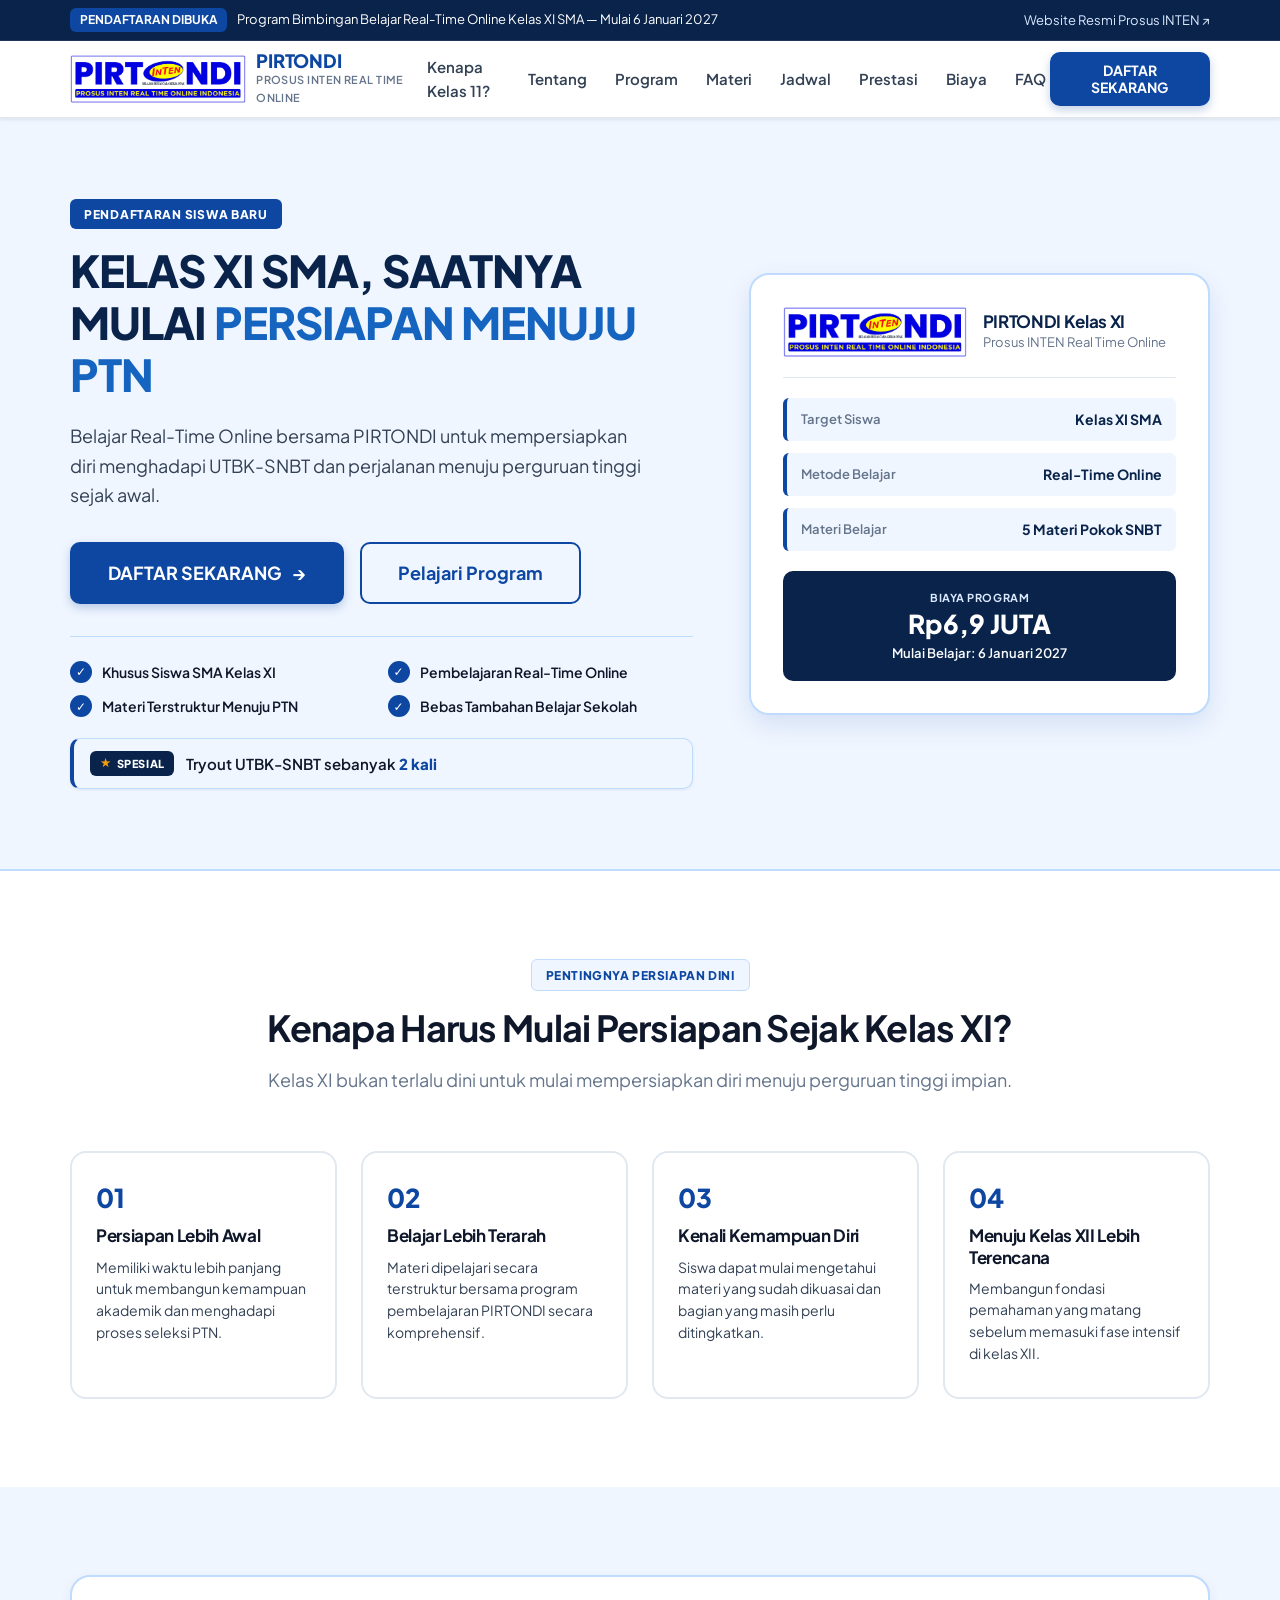
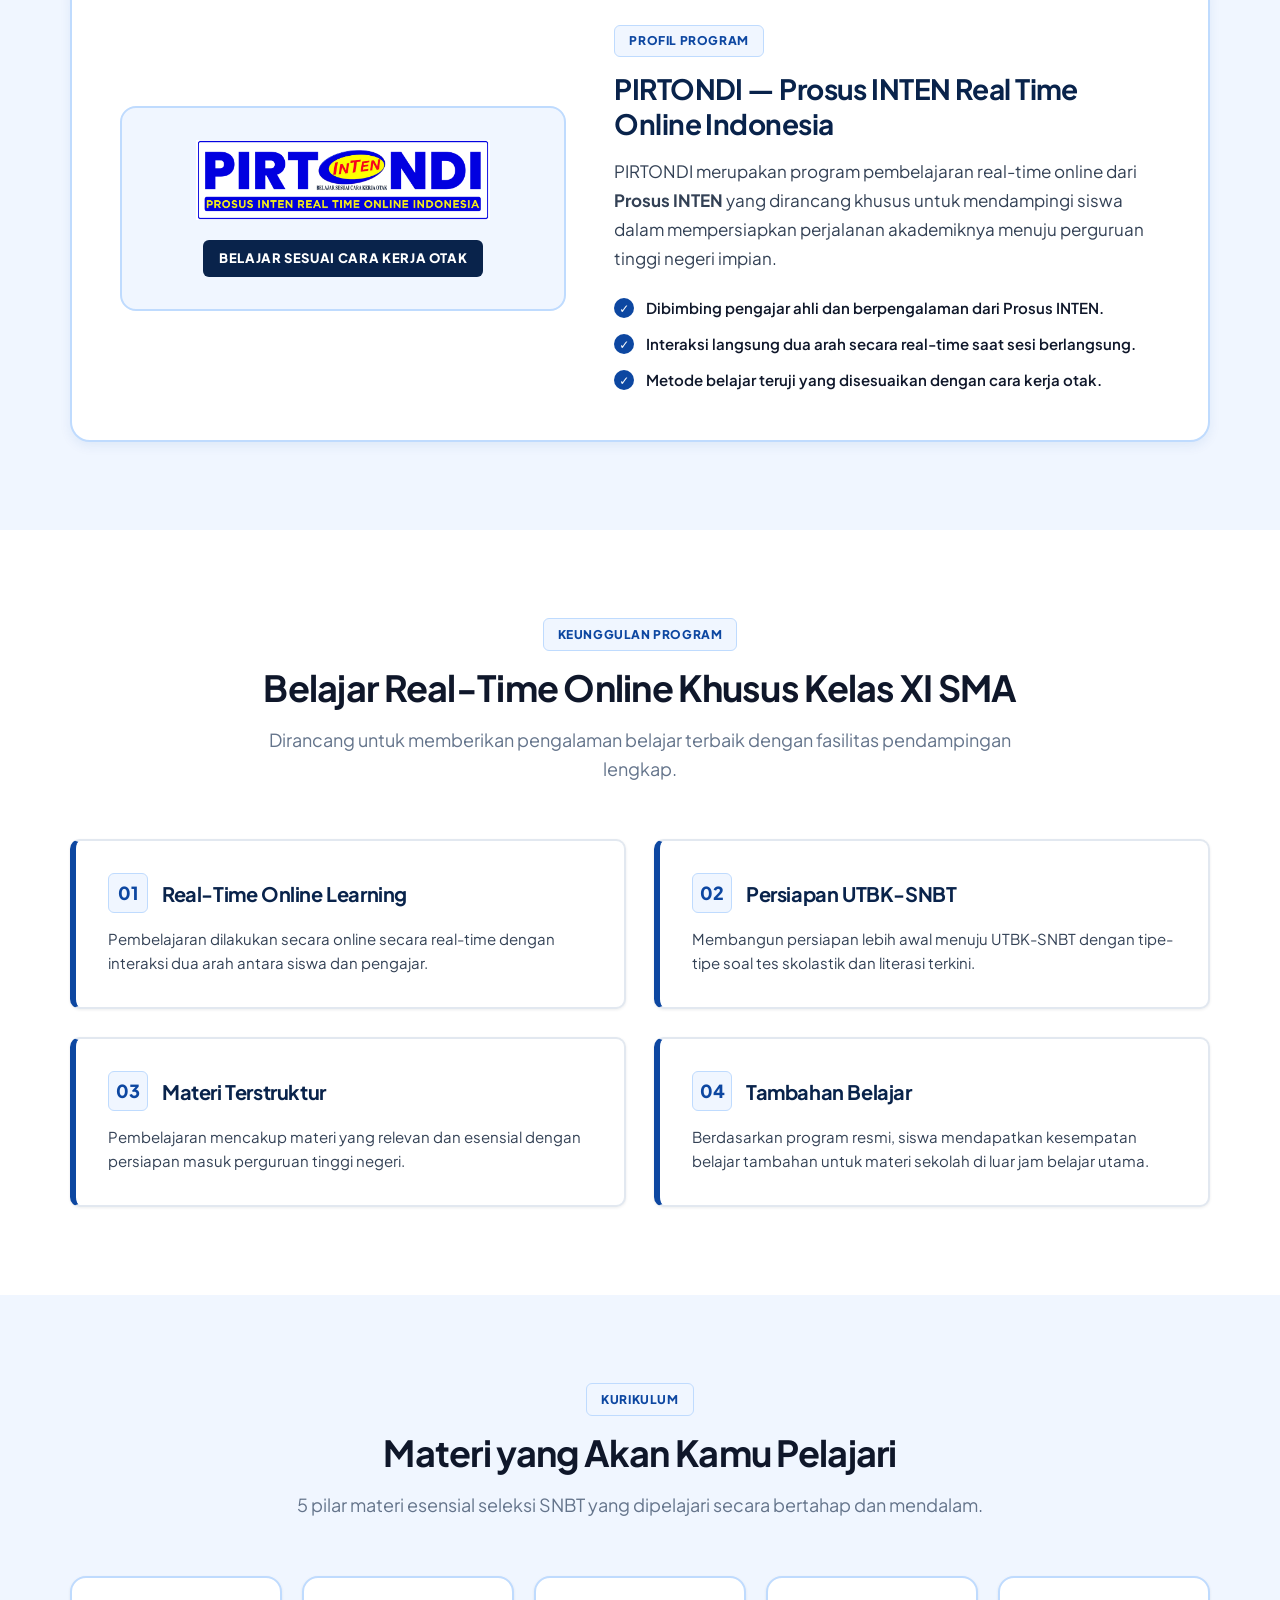
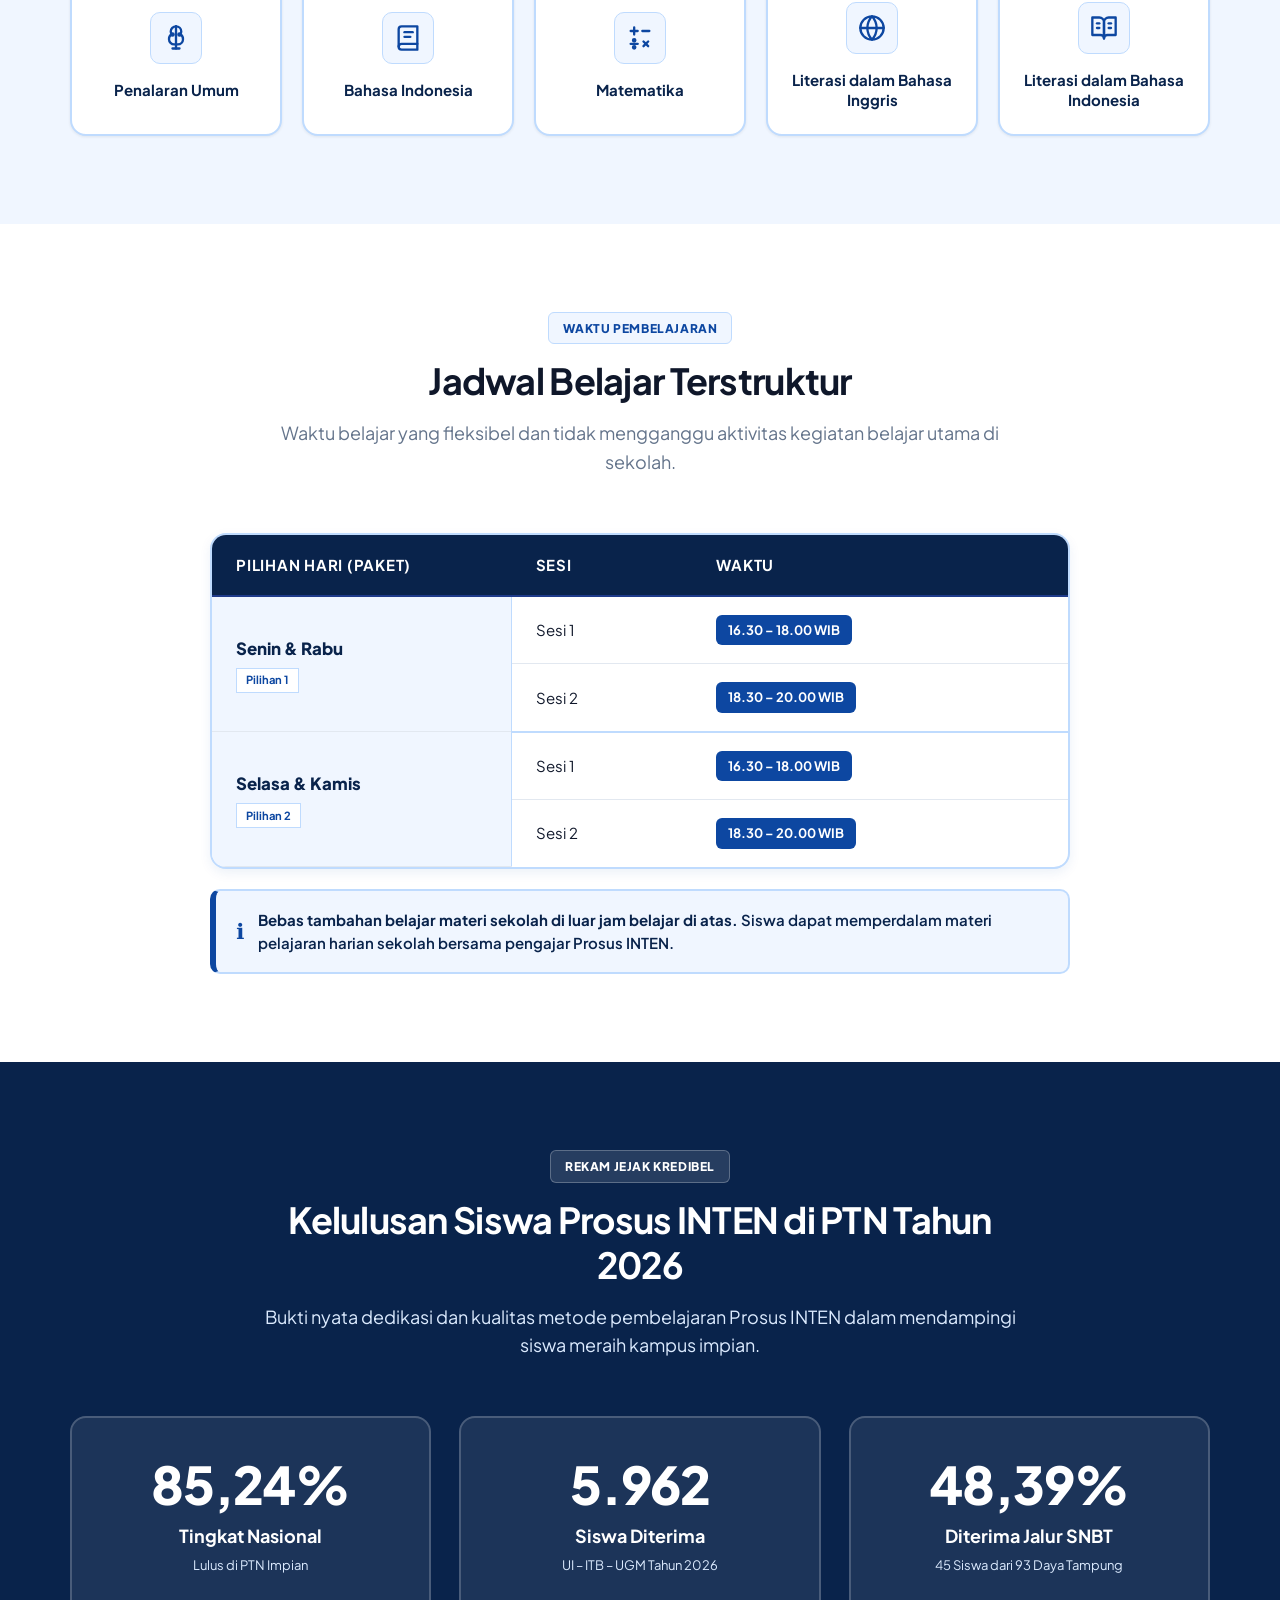
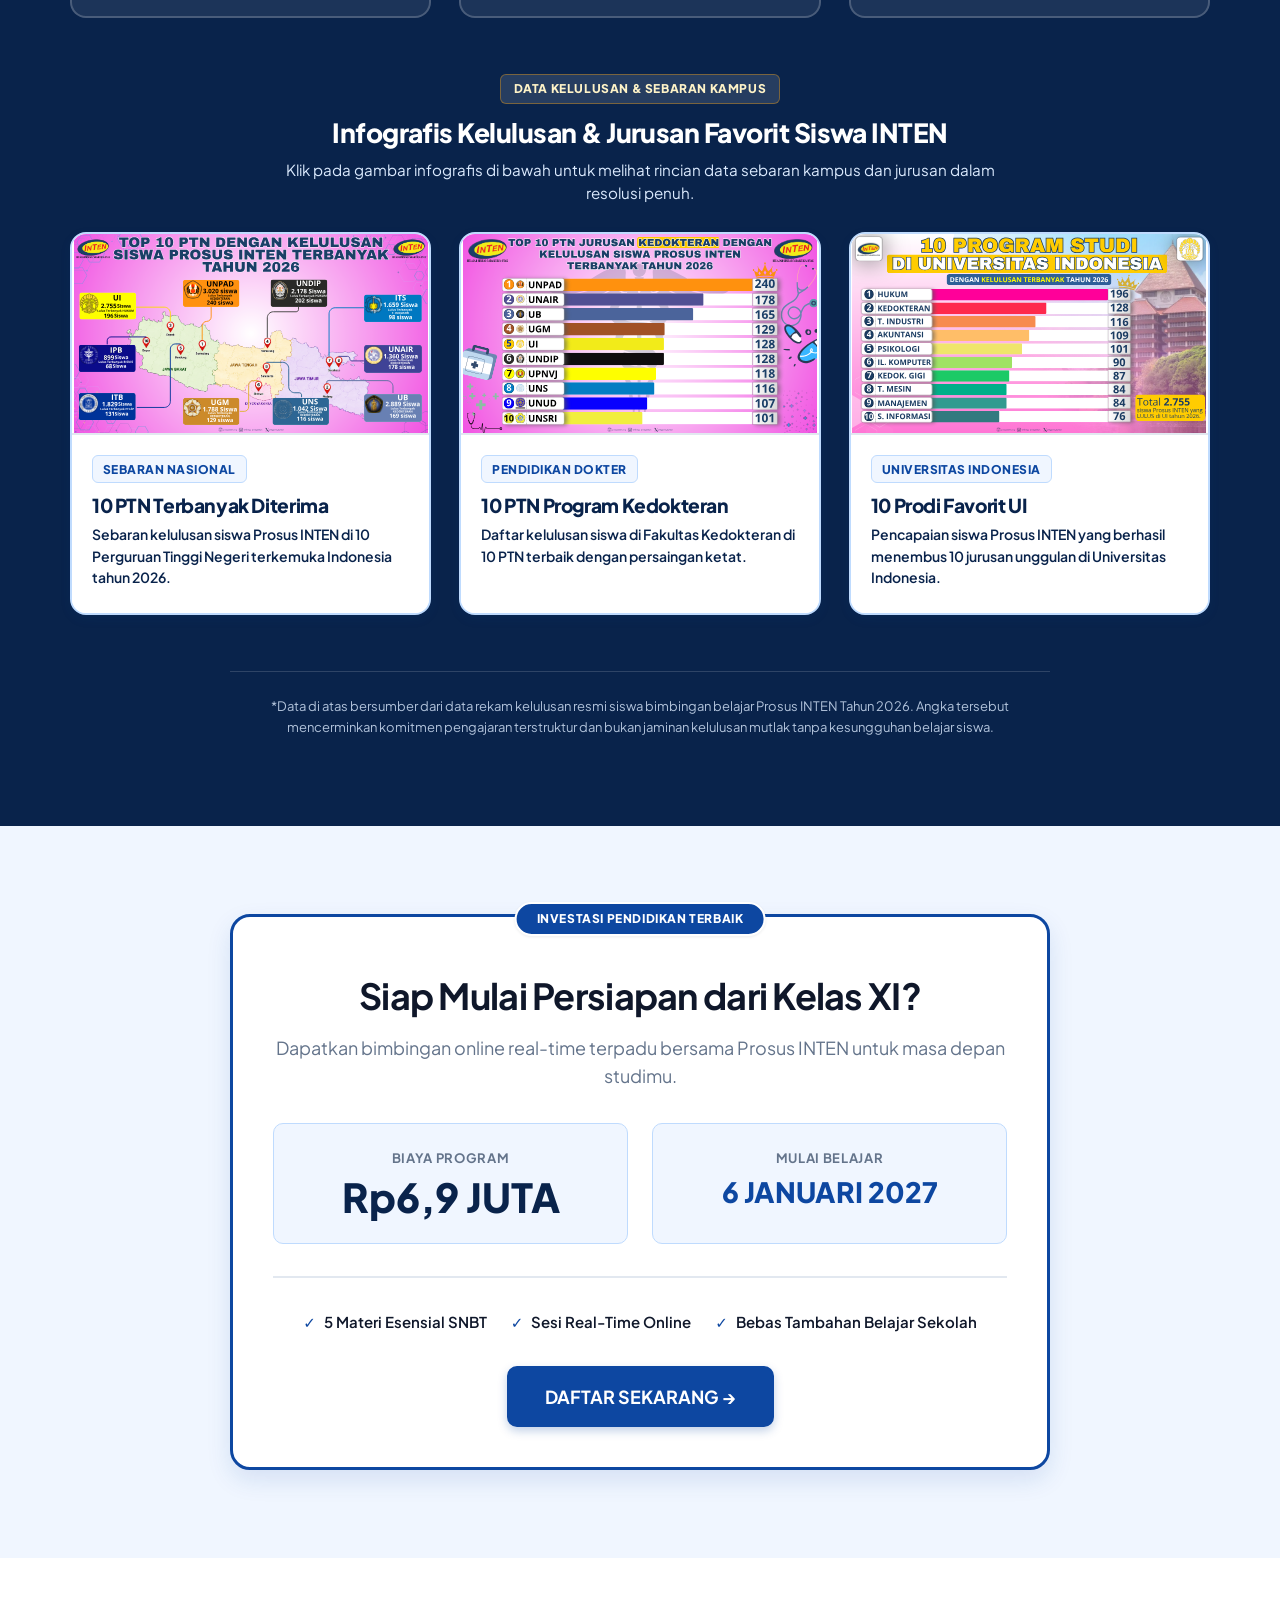
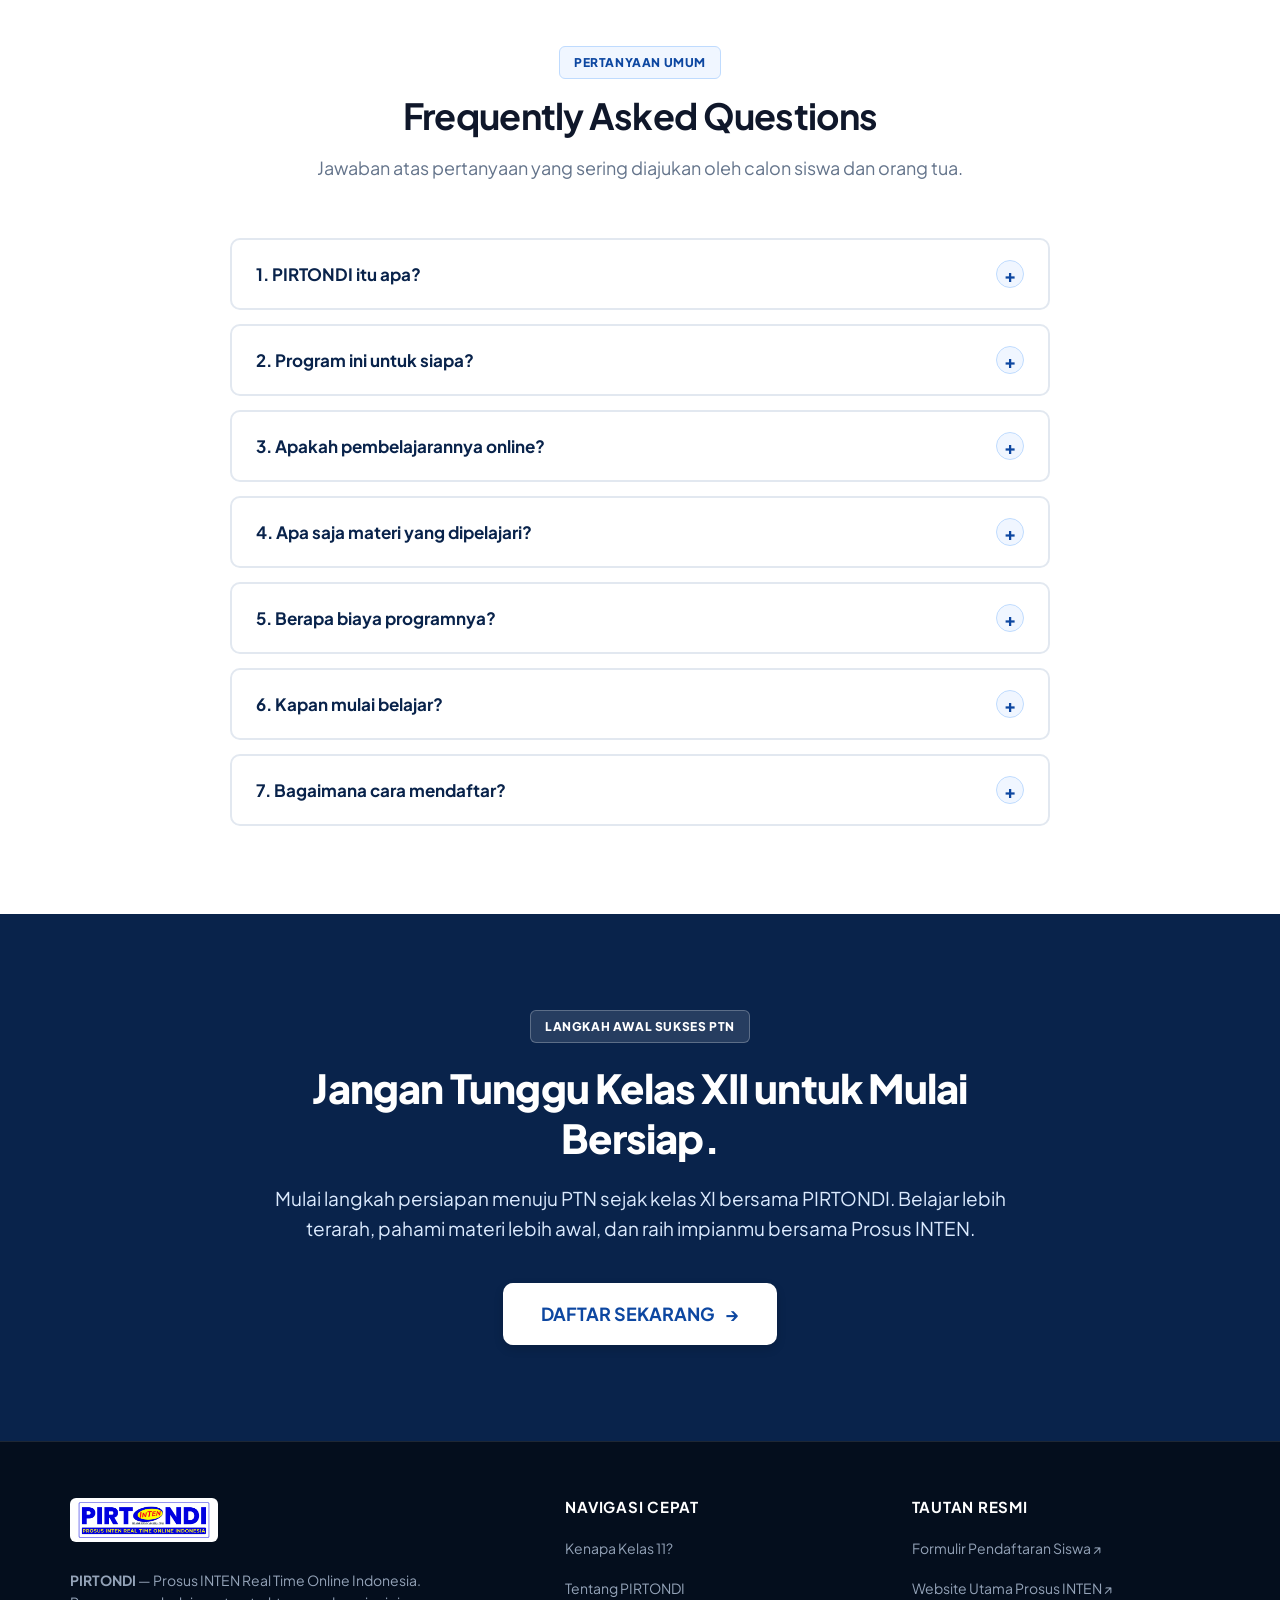
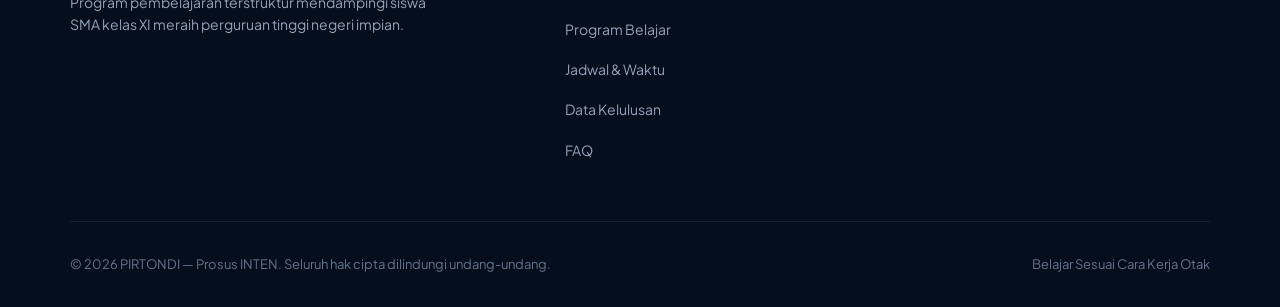
<file: public/kelas-11-pirtondi/index.html>
<!DOCTYPE html>
<html lang="id">

<head>
  <meta charset="UTF-8">
  <meta name="viewport" content="width=device-width, initial-scale=1.0, maximum-scale=5.0">
  <meta http-equiv="X-UA-Compatible" content="IE=edge">

  <!-- Primary Meta Tags -->
  <title>PIRTONDI | Bimbingan Belajar Online Kelas 11 untuk Persiapan PTN</title>
  <meta name="title" content="PIRTONDI | Bimbingan Belajar Online Kelas 11 untuk Persiapan PTN">
  <meta name="description"
    content="Persiapkan diri menuju PTN sejak kelas XI bersama PIRTONDI. Program belajar real-time online untuk siswa SMA kelas 11 dengan materi persiapan UTBK-SNBT dari Prosus INTEN.">
  <meta name="keywords"
    content="PIRTONDI, Prosus INTEN, bimbel kelas 11, bimbingan belajar online kelas 11, bimbel online SMA, persiapan UTBK, persiapan SNBT, persiapan PTN, bimbel Prosus INTEN">
  <meta name="author" content="Prosus INTEN">
  <meta name="theme-color" content="#0d47a1">

  <!-- Open Graph / Facebook / WhatsApp -->
  <meta property="og:type" content="website">
  <meta property="og:url" content="https://prosusinten.org/registration-student/create">
  <meta property="og:title" content="PIRTONDI | Pendaftaran Siswa Baru Kelas XI SMA">
  <meta property="og:description"
    content="Belajar Real-Time Online bersama PIRTONDI untuk persiapan UTBK-SNBT dan PTN sejak awal. Mulai Belajar 6 Januari 2027. Biaya Rp6,9 Juta.">
  <meta property="og:image" content="logo.png">

  <!-- Google Fonts: Plus Jakarta Sans -->
  <link rel="preconnect" href="https://fonts.googleapis.com">
  <link rel="preconnect" href="https://fonts.gstatic.com" crossorigin>
  <link href="https://fonts.googleapis.com/css2?family=Plus+Jakarta+Sans:wght@500;600;700;800&display=swap"
    rel="stylesheet">

  <!-- Favicon -->
  <link rel="icon" type="image/png" href="logo.png">

  <!-- Stylesheet -->
  <link rel="stylesheet" href="styles.css">

  <!-- Structured Data: EducationalOrganization & Course -->
  <script type="application/ld+json">
  {
    "@context": "https://schema.org",
    "@graph": [
      {
        "@type": "EducationalOrganization",
        "name": "PIRTONDI — Prosus INTEN Real Time Online Indonesia",
        "url": "https://prosusinten.org",
        "logo": "logo.png",
        "description": "Program bimbingan belajar real-time online persiapan PTN untuk siswa kelas 11 SMA dari Prosus INTEN."
      },
      {
        "@type": "Course",
        "name": "Bimbingan Belajar Real-Time Online Kelas XI SMA",
        "description": "Program persiapan seleksi masuk perguruan tinggi (UTBK-SNBT) mulai kelas XI SMA.",
        "provider": {
          "@type": "EducationalOrganization",
          "name": "Prosus INTEN",
          "sameAs": "https://prosusinten.org"
        },
        "offers": {
          "@type": "Offer",
          "price": "6900000",
          "priceCurrency": "IDR",
          "url": "https://prosusinten.org/registration-student/create"
        }
      }
    ]
  }
  </script>
</head>

<body>

  <!-- Modular Section Inclusions (Edit easily in sections/*.html) -->
  <div data-include="sections/01-header.html"></div>

  <main id="main-content">
    <div data-include="sections/02-hero.html"></div>
    <div data-include="sections/03-mengapa.html"></div>
    <div data-include="sections/04-tentang.html"></div>
    <div data-include="sections/05-program.html"></div>
    <div data-include="sections/06-materi.html"></div>
    <div data-include="sections/07-jadwal.html"></div>
    <div data-include="sections/08-prestasi.html"></div>
    <div data-include="sections/09-biaya.html"></div>
    <div data-include="sections/10-faq.html"></div>
    <div data-include="sections/11-final-cta.html"></div>
  </main>

  <div data-include="sections/12-footer.html"></div>
  <div data-include="sections/13-sticky-cta.html"></div>

  <!-- JavaScript Modular Loader & Interactivity -->
  <script src="script.js"></script>
</body>

</html>
</file>
<file: public/kelas-11-pirtondi/styles.css>
/* ==========================================================================
   PIRTONDI Landing Page Stylesheet
   Theme: Solid Blue & Pure White (Strictly No Gradients)
   Mobile & Tablet First Optimization
   Font: Plus Jakarta Sans
   ========================================================================== */

/* --- CSS Variables / Design Tokens --- */
:root {
  /* Brand Solid Colors */
  --color-primary-navy: #09234b;
  --color-primary-dark: #0d3b82;
  --color-primary-blue: #0d47a1;
  --color-primary-bright: #1565c0;
  --color-primary-light: #1976d2;
  --color-accent-yellow: #f59e0b;
  --color-accent-yellow-light: #fef3c7;
  
  /* Neutral & Background Surfaces */
  --color-bg-white: #ffffff;
  --color-bg-light-blue: #f0f6ff;
  --color-bg-subtle: #f8fafc;
  --color-bg-navy: #071933;
  
  /* Text Colors */
  --color-text-dark: #0f172a;
  --color-text-body: #334155;
  --color-text-muted: #64748b;
  --color-text-white: #ffffff;
  --color-text-light-blue: #dbeafe;
  
  /* Borders */
  --color-border-light: #e2e8f0;
  --color-border-blue: #bfdbfe;
  --color-border-dark-blue: #1e3a8a;
  
  /* Layout & Spacing */
  --container-max-width: 1180px;
  --container-padding: 1.25rem;
  --radius-sm: 6px;
  --radius-md: 10px;
  --radius-lg: 16px;
  --radius-xl: 20px;
  
  /* Shadows (Solid / Crisp) */
  --shadow-sm: 0 1px 3px rgba(15, 23, 42, 0.08);
  --shadow-md: 0 4px 12px rgba(13, 71, 161, 0.08);
  --shadow-lg: 0 10px 25px rgba(13, 71, 161, 0.12);
  --shadow-card-hover: 0 8px 24px rgba(13, 71, 161, 0.14);
  
  /* Transitions */
  --transition-fast: 0.2s ease;
  --transition-normal: 0.3s ease;
}

/* --- Base Reset & Typography --- */
*, *::before, *::after {
  box-sizing: border-box;
  margin: 0;
  padding: 0;
  -webkit-tap-highlight-color: transparent;
}

html {
  scroll-behavior: smooth;
  font-size: 16px;
  -webkit-text-size-adjust: 100%;
}

body {
  font-family: 'Plus Jakarta Sans', system-ui, -apple-system, BlinkMacSystemFont, 'Segoe UI', Roboto, sans-serif;
  color: var(--color-text-body);
  background-color: var(--color-bg-white);
  line-height: 1.6;
  overflow-x: hidden;
  padding-bottom: 76px; /* Space for mobile sticky CTA */
}

@media (min-width: 769px) {
  body {
    padding-bottom: 0;
  }
}

h1, h2, h3, h4, h5, h6 {
  color: var(--color-text-dark);
  font-weight: 700;
  line-height: 1.25;
  letter-spacing: -0.02em;
}

p {
  margin-bottom: 1rem;
}

p:last-child {
  margin-bottom: 0;
}

a {
  color: var(--color-primary-blue);
  text-decoration: none;
  transition: color var(--transition-fast);
}

a:hover {
  color: var(--color-primary-bright);
}

img {
  max-width: 100%;
  height: auto;
  display: block;
}

ul {
  list-style: none;
}

button {
  font-family: inherit;
  cursor: pointer;
  border: none;
  background: none;
}

/* --- Container & Layout Utilities --- */
.container {
  width: 100%;
  max-width: var(--container-max-width);
  margin-left: auto;
  margin-right: auto;
  padding-left: var(--container-padding);
  padding-right: var(--container-padding);
}

.section {
  padding: 4rem 0;
}

@media (min-width: 768px) {
  .section {
    padding: 5.5rem 0;
  }
}

.section-white {
  background-color: var(--color-bg-white);
}

.section-light {
  background-color: var(--color-bg-light-blue);
}

.section-navy {
  background-color: var(--color-primary-navy);
  color: var(--color-text-white);
}

.section-navy h2,
.section-navy h3,
.section-navy h4 {
  color: var(--color-text-white);
}

.section-navy p {
  color: var(--color-text-light-blue);
}

.section-header {
  text-align: center;
  max-width: 760px;
  margin: 0 auto 2.5rem auto;
}

@media (min-width: 768px) {
  .section-header {
    margin-bottom: 3.5rem;
  }
}

.section-badge {
  display: inline-flex;
  align-items: center;
  gap: 0.5rem;
  padding: 0.35rem 0.875rem;
  background-color: var(--color-bg-light-blue);
  color: var(--color-primary-blue);
  border: 1px solid var(--color-border-blue);
  border-radius: var(--radius-sm);
  font-size: 0.75rem;
  font-weight: 800;
  text-transform: uppercase;
  letter-spacing: 0.05em;
  margin-bottom: 0.875rem;
}

.section-badge-white {
  background-color: rgba(255, 255, 255, 0.12);
  color: #ffffff;
  border: 1px solid rgba(255, 255, 255, 0.25);
}

.section-title {
  font-size: 1.75rem;
  margin-bottom: 0.75rem;
  word-break: break-word;
}

@media (min-width: 768px) {
  .section-title {
    font-size: 2.25rem;
    margin-bottom: 1rem;
  }
}

.section-subtitle {
  font-size: 1rem;
  color: var(--color-text-muted);
  line-height: 1.6;
}

@media (min-width: 768px) {
  .section-subtitle {
    font-size: 1.125rem;
  }
}

.section-navy .section-subtitle {
  color: var(--color-text-light-blue);
}

/* --- Buttons & Touch Targets --- */
.btn {
  display: inline-flex;
  align-items: center;
  justify-content: center;
  gap: 0.625rem;
  min-height: 48px; /* Touch-friendly */
  padding: 0.875rem 1.75rem;
  font-size: 1rem;
  font-weight: 700;
  border-radius: var(--radius-md);
  text-decoration: none;
  transition: all var(--transition-fast);
  border: 2px solid transparent;
  cursor: pointer;
  text-align: center;
  line-height: 1.2;
}

.btn-primary {
  background-color: var(--color-primary-blue);
  color: #ffffff;
  border-color: var(--color-primary-blue);
  box-shadow: 0 4px 10px rgba(13, 71, 161, 0.25);
}

.btn-primary:hover,
.btn-primary:active {
  background-color: var(--color-primary-dark);
  border-color: var(--color-primary-dark);
  color: #ffffff;
  transform: translateY(-2px);
}

.btn-white {
  background-color: #ffffff;
  color: var(--color-primary-blue);
  border-color: #ffffff;
  box-shadow: 0 4px 10px rgba(0, 0, 0, 0.15);
}

.btn-white:hover,
.btn-white:active {
  background-color: #f1f5f9;
  border-color: #f1f5f9;
  color: var(--color-primary-dark);
  transform: translateY(-2px);
}

.btn-outline {
  background-color: transparent;
  color: var(--color-primary-blue);
  border-color: var(--color-primary-blue);
}

.btn-outline:hover,
.btn-outline:active {
  background-color: var(--color-primary-blue);
  color: #ffffff;
}

.btn-outline-white {
  background-color: transparent;
  color: #ffffff;
  border-color: rgba(255, 255, 255, 0.5);
}

.btn-outline-white:hover,
.btn-outline-white:active {
  background-color: #ffffff;
  color: var(--color-primary-navy);
  border-color: #ffffff;
}

.btn-lg {
  min-height: 54px;
  padding: 1rem 2rem;
  font-size: 1.0625rem;
}

@media (min-width: 768px) {
  .btn-lg {
    font-size: 1.125rem;
    padding: 1.125rem 2.25rem;
  }
}

.btn-sm {
  min-height: 40px;
  padding: 0.5rem 1.125rem;
  font-size: 0.875rem;
}

.btn-icon {
  transition: transform var(--transition-fast);
  display: inline-block;
}

.btn:hover .btn-icon {
  transform: translateX(4px);
}

/* ==========================================================================
   Top Announcement Bar & Header
   ========================================================================== */
.top-bar {
  display: none;
  background-color: var(--color-primary-navy);
  color: var(--color-text-white);
  padding: 0.5rem 0;
  font-size: 0.8125rem;
  border-bottom: 1px solid rgba(255, 255, 255, 0.1);
}

@media (min-width: 900px) {
  .top-bar {
    display: block;
  }
}

.top-bar-content {
  display: flex;
  justify-content: space-between;
  align-items: center;
}

.top-bar-tag {
  display: inline-flex;
  align-items: center;
  gap: 0.35rem;
  background-color: var(--color-primary-blue);
  color: #ffffff;
  padding: 0.15rem 0.6rem;
  border-radius: var(--radius-sm);
  font-weight: 700;
  font-size: 0.75rem;
  text-transform: uppercase;
  margin-right: 0.5rem;
}

.top-bar-contact {
  display: flex;
  gap: 1.25rem;
}

.top-bar-link {
  color: var(--color-text-light-blue);
  display: inline-flex;
  align-items: center;
  gap: 0.35rem;
}

.top-bar-link:hover {
  color: #ffffff;
}

/* --- Sticky Header / Navigation --- */
.site-header {
  position: sticky;
  top: 0;
  z-index: 1000;
  background-color: var(--color-bg-white);
  border-bottom: 2px solid var(--color-border-light);
  box-shadow: var(--shadow-sm);
  transition: all var(--transition-fast);
}

.site-header.is-scrolled {
  border-bottom-color: var(--color-border-blue);
  box-shadow: var(--shadow-md);
}

.nav-container {
  display: flex;
  align-items: center;
  justify-content: space-between;
  height: 68px;
}

@media (min-width: 768px) {
  .nav-container {
    height: 76px;
  }
}

.brand-logo {
  display: flex;
  align-items: center;
  gap: 0.625rem;
  text-decoration: none;
}

.brand-logo-img {
  height: 42px;
  width: auto;
  object-fit: contain;
}

@media (min-width: 768px) {
  .brand-logo-img {
    height: 48px;
  }
}

.brand-title-wrap {
  display: flex;
  flex-direction: column;
}

.brand-name {
  font-size: 1.15rem;
  font-weight: 800;
  color: var(--color-primary-blue);
  line-height: 1.1;
  letter-spacing: -0.01em;
}

.brand-subname {
  font-size: 0.6875rem;
  font-weight: 600;
  color: var(--color-text-muted);
  text-transform: uppercase;
  letter-spacing: 0.04em;
}

/* Nav Menu (Desktop) */
.nav-menu {
  display: none;
  align-items: center;
  gap: 1.25rem;
}

@media (min-width: 960px) {
  .nav-menu {
    display: flex;
  }
}

.nav-link {
  font-size: 0.9375rem;
  font-weight: 600;
  color: var(--color-text-body);
  padding: 0.5rem 0.25rem;
  position: relative;
  transition: color var(--transition-fast);
}

.nav-link:hover,
.nav-link.active {
  color: var(--color-primary-blue);
}

.nav-link::after {
  content: '';
  position: absolute;
  bottom: 0;
  left: 0;
  width: 0;
  height: 2px;
  background-color: var(--color-primary-blue);
  transition: width var(--transition-fast);
}

.nav-link:hover::after,
.nav-link.active::after {
  width: 100%;
}

.nav-actions {
  display: none;
  align-items: center;
  gap: 1rem;
}

@media (min-width: 960px) {
  .nav-actions {
    display: flex;
  }
}

/* Mobile Hamburger Button */
.menu-toggle {
  display: flex;
  flex-direction: column;
  justify-content: space-around;
  width: 44px;
  height: 44px;
  padding: 10px 8px;
  background: transparent;
  cursor: pointer;
  z-index: 1001;
  border-radius: var(--radius-sm);
}

.menu-toggle:focus-visible {
  outline: 2px solid var(--color-primary-blue);
}

@media (min-width: 960px) {
  .menu-toggle {
    display: none;
  }
}

.menu-toggle span {
  width: 100%;
  height: 2.5px;
  background-color: var(--color-primary-navy);
  border-radius: 2px;
  transition: all var(--transition-normal);
}

.menu-toggle.is-active span:nth-child(1) {
  transform: translateY(7px) rotate(45deg);
}

.menu-toggle.is-active span:nth-child(2) {
  opacity: 0;
}

.menu-toggle.is-active span:nth-child(3) {
  transform: translateY(-7px) rotate(-45deg);
}

/* Mobile Navigation Drawer */
.mobile-drawer {
  display: none;
  position: fixed;
  top: 68px;
  left: 0;
  right: 0;
  bottom: 0;
  background-color: var(--color-bg-white);
  padding: 1.5rem var(--container-padding);
  border-top: 1px solid var(--color-border-light);
  overflow-y: auto;
  z-index: 999;
  box-shadow: var(--shadow-lg);
}

@media (min-width: 768px) {
  .mobile-drawer {
    top: 76px;
  }
}

.mobile-drawer.is-open {
  display: block;
}

.mobile-nav-list {
  display: flex;
  flex-direction: column;
  gap: 0.5rem;
  margin-bottom: 2rem;
}

.mobile-nav-link {
  font-size: 1.125rem;
  font-weight: 700;
  color: var(--color-text-dark);
  padding: 0.875rem 0.5rem;
  border-bottom: 1px solid var(--color-border-light);
  display: flex;
  align-items: center;
  justify-content: space-between;
}

.mobile-nav-link:hover,
.mobile-nav-link:active {
  color: var(--color-primary-blue);
  background-color: var(--color-bg-light-blue);
  border-radius: var(--radius-sm);
}

.mobile-drawer-cta {
  display: flex;
  flex-direction: column;
  gap: 1rem;
}

/* ==========================================================================
   Hero Section
   ========================================================================== */
.hero-section {
  background-color: var(--color-bg-light-blue);
  border-bottom: 2px solid var(--color-border-blue);
  padding: 2.5rem 0 3.5rem 0;
  position: relative;
}

@media (min-width: 768px) {
  .hero-section {
    padding: 4rem 0 4.5rem 0;
  }
}

@media (min-width: 1024px) {
  .hero-section {
    padding: 5rem 0;
  }
}

.hero-grid {
  display: grid;
  grid-template-columns: 1fr;
  gap: 2.5rem;
  align-items: center;
}

@media (min-width: 1024px) {
  .hero-grid {
    grid-template-columns: 1.15fr 0.85fr;
    gap: 3.5rem;
  }
}

.hero-badge-wrap {
  margin-bottom: 1rem;
}

.hero-badge {
  display: inline-flex;
  align-items: center;
  gap: 0.5rem;
  background-color: var(--color-primary-blue);
  color: #ffffff;
  padding: 0.35rem 0.875rem;
  border-radius: var(--radius-sm);
  font-size: 0.75rem;
  font-weight: 800;
  letter-spacing: 0.06em;
  text-transform: uppercase;
}

.hero-title {
  font-size: 1.875rem;
  font-weight: 800;
  color: var(--color-primary-navy);
  line-height: 1.2;
  margin-bottom: 1rem;
  word-break: break-word;
}

@media (min-width: 480px) {
  .hero-title {
    font-size: 2.25rem;
  }
}

@media (min-width: 768px) {
  .hero-title {
    font-size: 2.75rem;
    line-height: 1.18;
    margin-bottom: 1.25rem;
  }
}

.hero-title .highlight-blue {
  color: var(--color-primary-bright);
}

.hero-description {
  font-size: 1rem;
  color: var(--color-text-body);
  line-height: 1.65;
  margin-bottom: 1.75rem;
  max-width: 580px;
}

@media (min-width: 768px) {
  .hero-description {
    font-size: 1.125rem;
    margin-bottom: 2rem;
  }
}

.hero-cta-group {
  display: flex;
  flex-direction: column;
  gap: 0.875rem;
  margin-bottom: 2rem;
}

@media (min-width: 480px) {
  .hero-cta-group {
    flex-direction: row;
    flex-wrap: wrap;
    align-items: center;
    gap: 1rem;
  }
}

.hero-points-list {
  display: grid;
  grid-template-columns: 1fr;
  gap: 0.75rem;
  padding-top: 1.5rem;
  border-top: 1px solid var(--color-border-blue);
}

@media (min-width: 600px) {
  .hero-points-list {
    grid-template-columns: repeat(2, 1fr);
  }
}

.hero-point-item {
  display: flex;
  align-items: center;
  gap: 0.625rem;
  font-size: 0.875rem;
  font-weight: 600;
  color: var(--color-text-dark);
}

.hero-point-icon {
  display: inline-flex;
  align-items: center;
  justify-content: center;
  width: 22px;
  height: 22px;
  background-color: var(--color-primary-blue);
  color: #ffffff;
  border-radius: 50%;
  font-size: 0.75rem;
  flex-shrink: 0;
  font-weight: 800;
}

/* Hero Highlight Banner */
.hero-highlight-banner {
  margin-top: 1.25rem;
  padding: 0.75rem 1rem;
  background-color: var(--color-bg-light-blue);
  border: 1.5px solid var(--color-border-blue);
  border-left: 4px solid var(--color-primary-blue);
  border-radius: var(--radius-md);
  display: inline-flex;
  align-items: center;
  flex-wrap: wrap;
  gap: 0.75rem;
  box-shadow: var(--shadow-sm);
  width: 100%;
}

.hero-highlight-tag {
  display: inline-flex;
  align-items: center;
  gap: 0.35rem;
  background-color: var(--color-primary-navy);
  color: var(--color-text-white);
  font-size: 0.6875rem;
  font-weight: 800;
  letter-spacing: 0.05em;
  text-transform: uppercase;
  padding: 0.25rem 0.6rem;
  border-radius: var(--radius-sm);
  white-space: nowrap;
}

.hero-highlight-tag-icon {
  color: var(--color-accent-yellow);
  font-size: 0.75rem;
  line-height: 1;
}

.hero-highlight-text {
  font-size: 0.9375rem;
  font-weight: 600;
  color: var(--color-text-dark);
  line-height: 1.4;
}

.hero-highlight-text strong {
  color: var(--color-primary-blue);
  font-weight: 800;
}

/* Hero Visual Summary Card */
.hero-card {
  background-color: var(--color-bg-white);
  border: 2px solid var(--color-border-blue);
  border-radius: var(--radius-xl);
  padding: 1.5rem;
  box-shadow: var(--shadow-lg);
  max-width: 520px;
  margin: 0 auto;
  width: 100%;
}

@media (min-width: 768px) {
  .hero-card {
    padding: 2rem;
  }
}

.hero-card-header {
  display: flex;
  align-items: center;
  gap: 1rem;
  padding-bottom: 1.25rem;
  border-bottom: 1px solid var(--color-border-light);
  margin-bottom: 1.25rem;
}

.hero-card-logo {
  height: 44px;
  width: auto;
}

@media (min-width: 768px) {
  .hero-card-logo {
    height: 50px;
  }
}

.hero-card-header-info h4 {
  font-size: 1.0625rem;
  color: var(--color-primary-navy);
}

.hero-card-header-info p {
  font-size: 0.8125rem;
  color: var(--color-text-muted);
  margin: 0;
}

.hero-card-summary {
  display: flex;
  flex-direction: column;
  gap: 0.75rem;
  margin-bottom: 1.25rem;
}

.summary-row {
  display: flex;
  align-items: center;
  justify-content: space-between;
  padding: 0.65rem 0.875rem;
  background-color: var(--color-bg-light-blue);
  border-radius: var(--radius-sm);
  border-left: 4px solid var(--color-primary-blue);
}

.summary-label {
  font-size: 0.8125rem;
  color: var(--color-text-muted);
  font-weight: 600;
}

.summary-val {
  font-size: 0.875rem;
  font-weight: 700;
  color: var(--color-primary-navy);
  text-align: right;
}

.hero-card-highlight {
  background-color: var(--color-primary-navy);
  color: #ffffff;
  border-radius: var(--radius-md);
  padding: 1.125rem;
  text-align: center;
}

.hero-card-highlight .highlight-label {
  font-size: 0.6875rem;
  text-transform: uppercase;
  letter-spacing: 0.05em;
  color: var(--color-text-light-blue);
  font-weight: 700;
  margin-bottom: 0.2rem;
}

.hero-card-highlight .highlight-price {
  font-size: 1.625rem;
  font-weight: 800;
  color: #ffffff;
  line-height: 1.1;
  margin-bottom: 0.25rem;
}

.hero-card-highlight .highlight-date {
  font-size: 0.8125rem;
  color: #f8fafc;
  font-weight: 600;
}

/* ==========================================================================
   Section: Why Start from Grade 11
   ========================================================================== */
.cards-grid-4 {
  display: grid;
  grid-template-columns: 1fr;
  gap: 1.25rem;
}

@media (min-width: 600px) {
  .cards-grid-4 {
    grid-template-columns: repeat(2, 1fr);
  }
}

@media (min-width: 1024px) {
  .cards-grid-4 {
    grid-template-columns: repeat(4, 1fr);
    gap: 1.5rem;
  }
}

.solid-card {
  background-color: var(--color-bg-white);
  border: 2px solid var(--color-border-light);
  border-radius: var(--radius-lg);
  padding: 1.75rem 1.25rem;
  transition: all var(--transition-fast);
  display: flex;
  flex-direction: column;
}

@media (min-width: 768px) {
  .solid-card {
    padding: 2rem 1.5rem;
  }
}

.solid-card:hover {
  border-color: var(--color-primary-blue);
  box-shadow: var(--shadow-card-hover);
  transform: translateY(-4px);
}

.solid-card-number {
  font-size: 1.625rem;
  font-weight: 800;
  color: var(--color-primary-blue);
  margin-bottom: 0.875rem;
  line-height: 1;
}

.solid-card-title {
  font-size: 1.0625rem;
  font-weight: 700;
  color: var(--color-text-dark);
  margin-bottom: 0.625rem;
}

.solid-card-text {
  font-size: 0.875rem;
  color: var(--color-text-body);
  line-height: 1.55;
}

/* ==========================================================================
   Section: About PIRTONDI
   ========================================================================== */
.about-box {
  background-color: var(--color-bg-white);
  border: 2px solid var(--color-border-blue);
  border-radius: var(--radius-xl);
  padding: 1.75rem 1.25rem;
  box-shadow: var(--shadow-md);
}

@media (min-width: 768px) {
  .about-box {
    padding: 3rem;
  }
}

.about-grid {
  display: grid;
  grid-template-columns: 1fr;
  gap: 2rem;
  align-items: center;
}

@media (min-width: 900px) {
  .about-grid {
    grid-template-columns: 0.9fr 1.1fr;
    gap: 3rem;
  }
}

.about-logo-wrapper {
  background-color: var(--color-bg-light-blue);
  border: 2px solid var(--color-border-blue);
  border-radius: var(--radius-lg);
  padding: 2rem 1.5rem;
  text-align: center;
  display: flex;
  flex-direction: column;
  align-items: center;
  justify-content: center;
}

.about-logo-img {
  max-height: 80px;
  width: auto;
  margin-bottom: 1.25rem;
}

.about-tagline {
  display: inline-block;
  background-color: var(--color-primary-navy);
  color: #ffffff;
  font-weight: 800;
  font-size: 0.75rem;
  letter-spacing: 0.05em;
  padding: 0.5rem 0.875rem;
  border-radius: var(--radius-sm);
  text-transform: uppercase;
}

@media (min-width: 480px) {
  .about-tagline {
    font-size: 0.8125rem;
    padding: 0.5rem 1rem;
  }
}

.about-content h3 {
  font-size: 1.5rem;
  color: var(--color-primary-navy);
  margin-bottom: 1rem;
}

@media (min-width: 768px) {
  .about-content h3 {
    font-size: 1.75rem;
  }
}

.about-desc {
  font-size: 0.9375rem;
  line-height: 1.7;
  color: var(--color-text-body);
  margin-bottom: 1.5rem;
}

@media (min-width: 768px) {
  .about-desc {
    font-size: 1.0625rem;
  }
}

.about-features-list {
  display: flex;
  flex-direction: column;
  gap: 0.75rem;
}

.about-feature-item {
  display: flex;
  align-items: flex-start;
  gap: 0.75rem;
  font-size: 0.875rem;
  font-weight: 600;
  color: var(--color-text-dark);
}

@media (min-width: 768px) {
  .about-feature-item {
    font-size: 0.9375rem;
  }
}

.about-feature-check {
  width: 20px;
  height: 20px;
  background-color: var(--color-primary-blue);
  color: #ffffff;
  border-radius: 50%;
  display: inline-flex;
  align-items: center;
  justify-content: center;
  font-size: 0.75rem;
  flex-shrink: 0;
  margin-top: 2px;
  font-weight: 800;
}

/* ==========================================================================
   Section: Program Belajar
   ========================================================================== */
.program-cards-grid {
  display: grid;
  grid-template-columns: 1fr;
  gap: 1.25rem;
}

@media (min-width: 768px) {
  .program-cards-grid {
    grid-template-columns: repeat(2, 1fr);
    gap: 1.75rem;
  }
}

.program-card {
  background-color: var(--color-bg-white);
  border: 2px solid var(--color-border-light);
  border-left: 6px solid var(--color-primary-blue);
  border-radius: var(--radius-md);
  padding: 1.5rem;
  box-shadow: var(--shadow-sm);
  transition: all var(--transition-fast);
}

@media (min-width: 768px) {
  .program-card {
    padding: 2rem;
  }
}

.program-card:hover {
  border-color: var(--color-primary-bright);
  border-left-color: var(--color-primary-dark);
  box-shadow: var(--shadow-card-hover);
  transform: translateY(-3px);
}

.program-card-header {
  display: flex;
  align-items: center;
  gap: 0.875rem;
  margin-bottom: 0.875rem;
}

.program-icon-box {
  width: 40px;
  height: 40px;
  background-color: var(--color-bg-light-blue);
  border: 1px solid var(--color-border-blue);
  color: var(--color-primary-blue);
  border-radius: var(--radius-sm);
  display: flex;
  align-items: center;
  justify-content: center;
  font-size: 1.125rem;
  font-weight: 800;
  flex-shrink: 0;
}

.program-card-title {
  font-size: 1.125rem;
  color: var(--color-primary-navy);
}

@media (min-width: 768px) {
  .program-card-title {
    font-size: 1.25rem;
  }
}

.program-card-text {
  font-size: 0.875rem;
  color: var(--color-text-body);
  line-height: 1.6;
}

@media (min-width: 768px) {
  .program-card-text {
    font-size: 0.9375rem;
  }
}

/* ==========================================================================
   Section: Materi Pembelajaran
   ========================================================================== */
.materi-grid {
  display: grid;
  grid-template-columns: 1fr;
  gap: 1rem;
}

@media (min-width: 480px) {
  .materi-grid {
    grid-template-columns: repeat(2, 1fr);
  }
}

@media (min-width: 768px) {
  .materi-grid {
    grid-template-columns: repeat(3, 1fr);
  }
}

@media (min-width: 1024px) {
  .materi-grid {
    grid-template-columns: repeat(5, 1fr);
    gap: 1.25rem;
  }
}

.materi-card {
  background-color: var(--color-bg-white);
  border: 2px solid var(--color-border-blue);
  border-radius: var(--radius-lg);
  padding: 1.5rem 1rem;
  text-align: center;
  box-shadow: var(--shadow-sm);
  transition: all var(--transition-fast);
  display: flex;
  flex-direction: column;
  align-items: center;
  justify-content: center;
  min-height: 140px;
}

.materi-card:hover {
  border-color: var(--color-primary-blue);
  background-color: var(--color-bg-light-blue);
  transform: translateY(-4px);
  box-shadow: var(--shadow-md);
}

.materi-icon-wrap {
  width: 52px;
  height: 52px;
  background-color: var(--color-bg-light-blue);
  border: 1.5px solid var(--color-border-blue);
  color: var(--color-primary-blue);
  border-radius: var(--radius-md);
  display: flex;
  align-items: center;
  justify-content: center;
  margin-bottom: 1rem;
  transition: all var(--transition-fast);
  flex-shrink: 0;
}

.materi-card:hover .materi-icon-wrap {
  background-color: var(--color-primary-blue);
  border-color: var(--color-primary-blue);
  color: #ffffff;
  transform: translateY(-2px) scale(1.05);
}

.materi-icon {
  width: 28px;
  height: 28px;
}

.materi-badge-check {
  width: 32px;
  height: 32px;
  background-color: var(--color-primary-blue);
  color: #ffffff;
  border-radius: 50%;
  display: flex;
  align-items: center;
  justify-content: center;
  font-size: 1rem;
  font-weight: 800;
  margin-bottom: 0.875rem;
}

.materi-title {
  font-size: 0.9375rem;
  font-weight: 700;
  color: var(--color-primary-navy);
  line-height: 1.35;
}

/* ==========================================================================
   Section: Jadwal Belajar
   ========================================================================== */
.schedule-container {
  max-width: 900px;
  margin: 0 auto;
}

.schedule-table-wrap {
  background-color: var(--color-bg-white);
  border: 2px solid var(--color-border-blue);
  border-radius: var(--radius-lg);
  overflow-x: auto;
  box-shadow: var(--shadow-md);
  margin-bottom: 1.25rem;
  -webkit-overflow-scrolling: touch;
}

.schedule-table {
  width: 100%;
  border-collapse: collapse;
  text-align: left;
  min-width: 500px; /* Ensures readable table on small mobile with scroll */
}

.schedule-table th {
  background-color: var(--color-primary-navy);
  color: #ffffff;
  padding: 0.875rem 1.125rem;
  font-size: 0.875rem;
  font-weight: 700;
  text-transform: uppercase;
  letter-spacing: 0.05em;
  border-bottom: 2px solid var(--color-border-dark-blue);
}

@media (min-width: 768px) {
  .schedule-table th {
    padding: 1.125rem 1.5rem;
    font-size: 0.9375rem;
  }
}

.schedule-table td {
  padding: 0.875rem 1.125rem;
  font-size: 0.875rem;
  border-bottom: 1px solid var(--color-border-light);
  color: var(--color-text-dark);
}

@media (min-width: 768px) {
  .schedule-table td {
    padding: 1.125rem 1.5rem;
    font-size: 0.9375rem;
  }
}

.schedule-table tr:last-child td {
  border-bottom: none;
}

.schedule-table .package-divider td {
  border-bottom: 2px solid var(--color-border-blue);
}

.day-cell {
  vertical-align: middle;
  background-color: var(--color-bg-light-blue);
  border-right: 1px solid var(--color-border-blue);
  width: 35%;
}

.day-title {
  font-weight: 800;
  font-size: 0.9375rem;
  color: var(--color-primary-navy);
  margin-bottom: 0.25rem;
}

@media (min-width: 768px) {
  .day-title {
    font-size: 1.05rem;
  }
}

.day-badge {
  display: inline-block;
  font-size: 0.7rem;
  font-weight: 700;
  color: var(--color-primary-blue);
  background: #ffffff;
  border: 1px solid var(--color-border-blue);
  padding: 0.15rem 0.55rem;
  border-radius: var(--radius-full);
}

.time-pill {
  display: inline-block;
  background-color: var(--color-primary-blue);
  color: #ffffff;
  padding: 0.3rem 0.75rem;
  border-radius: var(--radius-sm);
  font-weight: 700;
  font-size: 0.8125rem;
  white-space: nowrap;
}

.schedule-extra-alert {
  background-color: var(--color-bg-light-blue);
  border: 2px solid var(--color-border-blue);
  border-left: 6px solid var(--color-primary-blue);
  border-radius: var(--radius-md);
  padding: 1.125rem 1.25rem;
  display: flex;
  align-items: center;
  gap: 0.875rem;
}

.alert-icon {
  font-size: 1.35rem;
  color: var(--color-primary-blue);
  flex-shrink: 0;
}

.alert-text {
  font-size: 0.875rem;
  font-weight: 600;
  color: var(--color-primary-navy);
  margin: 0;
  line-height: 1.5;
}

@media (min-width: 768px) {
  .alert-text {
    font-size: 0.9375rem;
  }
}

/* ==========================================================================
   Section: Data & Prestasi Prosus INTEN 2026
   ========================================================================== */
.stats-grid-3 {
  display: grid;
  grid-template-columns: 1fr;
  gap: 1.25rem;
  margin-bottom: 2rem;
}

@media (min-width: 768px) {
  .stats-grid-3 {
    grid-template-columns: repeat(3, 1fr);
    gap: 1.75rem;
    margin-bottom: 2.5rem;
  }
}

.stat-card {
  background-color: rgba(255, 255, 255, 0.08);
  border: 2px solid rgba(255, 255, 255, 0.2);
  border-radius: var(--radius-lg);
  padding: 2rem 1.25rem;
  text-align: center;
  transition: all var(--transition-fast);
}

@media (min-width: 768px) {
  .stat-card {
    padding: 2.5rem 1.5rem;
  }
}

.stat-card:hover {
  background-color: rgba(255, 255, 255, 0.14);
  border-color: #ffffff;
  transform: translateY(-4px);
}

.stat-number {
  font-size: 2.75rem;
  font-weight: 800;
  color: #ffffff;
  line-height: 1;
  margin-bottom: 0.625rem;
  letter-spacing: -0.02em;
}

@media (min-width: 768px) {
  .stat-number {
    font-size: 3.25rem;
    margin-bottom: 0.75rem;
  }
}

.stat-label {
  font-size: 1rem;
  font-weight: 700;
  color: var(--color-text-white);
  margin-bottom: 0.25rem;
}

@media (min-width: 768px) {
  .stat-label {
    font-size: 1.125rem;
  }
}

.stat-sublabel {
  font-size: 0.8125rem;
  color: var(--color-text-light-blue);
}

.stats-disclaimer {
  max-width: 820px;
  margin: 0 auto;
  text-align: center;
  font-size: 0.75rem;
  color: rgba(219, 234, 254, 0.8);
  line-height: 1.6;
  padding-top: 1.25rem;
  border-top: 1px solid rgba(255, 255, 255, 0.15);
}

@media (min-width: 768px) {
  .stats-disclaimer {
    font-size: 0.8125rem;
    padding-top: 1.5rem;
  }
}

/* --- Prestasi Infographics Gallery & Showcase --- */
.prestasi-showcase {
  margin-top: 2.5rem;
  margin-bottom: 2.5rem;
}

@media (min-width: 768px) {
  .prestasi-showcase {
    margin-top: 3.5rem;
    margin-bottom: 3.5rem;
  }
}

.prestasi-showcase-header {
  text-align: center;
  max-width: 760px;
  margin: 0 auto 1.75rem auto;
}

.prestasi-showcase-badge {
  display: inline-flex;
  align-items: center;
  gap: 0.4rem;
  padding: 0.3rem 0.8rem;
  background-color: rgba(255, 255, 255, 0.12);
  color: var(--color-accent-yellow-light);
  border: 1px solid rgba(245, 158, 11, 0.4);
  border-radius: var(--radius-sm);
  font-size: 0.75rem;
  font-weight: 800;
  text-transform: uppercase;
  letter-spacing: 0.05em;
  margin-bottom: 0.75rem;
}

.prestasi-showcase-title {
  font-size: 1.35rem;
  font-weight: 800;
  color: #ffffff;
  margin-bottom: 0.5rem;
  line-height: 1.3;
}

@media (min-width: 768px) {
  .prestasi-showcase-title {
    font-size: 1.65rem;
  }
}

.prestasi-showcase-desc {
  font-size: 0.875rem;
  color: var(--color-text-light-blue);
  line-height: 1.5;
}

@media (min-width: 768px) {
  .prestasi-showcase-desc {
    font-size: 0.95rem;
  }
}

.prestasi-grid {
  display: grid;
  grid-template-columns: 1fr;
  gap: 1.5rem;
}

@media (min-width: 640px) {
  .prestasi-grid {
    grid-template-columns: repeat(2, 1fr);
  }
}

@media (min-width: 1024px) {
  .prestasi-grid {
    grid-template-columns: repeat(3, 1fr);
    gap: 1.75rem;
  }
}

.prestasi-card {
  background-color: var(--color-bg-white);
  border-radius: var(--radius-lg);
  overflow: hidden;
  border: 2px solid var(--color-border-blue);
  box-shadow: var(--shadow-md);
  transition: transform var(--transition-fast), box-shadow var(--transition-fast), border-color var(--transition-fast);
  cursor: pointer;
  display: flex;
  flex-direction: column;
  text-align: left;
  outline: none;
}

.prestasi-card:hover,
.prestasi-card:focus-visible {
  transform: translateY(-6px);
  border-color: var(--color-primary-light);
  box-shadow: 0 12px 28px rgba(0, 0, 0, 0.25);
}

.prestasi-card:focus-visible {
  outline: 3px solid var(--color-accent-yellow);
}

.prestasi-card-img-wrap {
  position: relative;
  overflow: hidden;
  background-color: #f8fafc;
  border-bottom: 2px solid var(--color-border-light);
  aspect-ratio: 16 / 9;
  display: flex;
  align-items: center;
  justify-content: center;
}

.prestasi-img {
  width: 100%;
  height: 100%;
  object-fit: contain;
  display: block;
  transition: transform var(--transition-normal);
  background-color: #ffffff;
}

.prestasi-card:hover .prestasi-img {
  transform: scale(1.03);
}

.prestasi-zoom-overlay {
  position: absolute;
  top: 0;
  left: 0;
  width: 100%;
  height: 100%;
  background-color: rgba(9, 35, 75, 0.45);
  display: flex;
  align-items: center;
  justify-content: center;
  opacity: 0;
  transition: opacity var(--transition-fast);
  pointer-events: none;
}

.prestasi-card:hover .prestasi-zoom-overlay,
.prestasi-card:focus-visible .prestasi-zoom-overlay {
  opacity: 1;
}

.prestasi-zoom-btn {
  display: inline-flex;
  align-items: center;
  gap: 0.4rem;
  padding: 0.5rem 1rem;
  background-color: var(--color-primary-blue);
  color: #ffffff;
  font-size: 0.8125rem;
  font-weight: 700;
  border-radius: var(--radius-sm);
  border: 1px solid rgba(255, 255, 255, 0.4);
  box-shadow: 0 4px 10px rgba(0, 0, 0, 0.25);
  transform: translateY(4px);
  transition: transform var(--transition-fast);
}

.prestasi-card:hover .prestasi-zoom-btn {
  transform: translateY(0);
}

.prestasi-card-body {
  padding: 1.25rem 1.25rem 1.5rem 1.25rem;
  display: flex;
  flex-direction: column;
  flex-grow: 1;
  background-color: var(--color-bg-white);
}

.prestasi-tag {
  display: inline-block;
  font-size: 0.75rem;
  font-weight: 800;
  text-transform: uppercase;
  letter-spacing: 0.04em;
  color: var(--color-primary-blue);
  background-color: var(--color-bg-light-blue);
  padding: 0.2rem 0.625rem;
  border-radius: var(--radius-sm);
  border: 1px solid var(--color-border-blue);
  margin-bottom: 0.6rem;
  align-self: flex-start;
}

.prestasi-card .prestasi-item-title,
.section-navy .prestasi-card .prestasi-item-title,
.prestasi-card h4 {
  color: var(--color-primary-navy);
  font-size: 1.125rem;
  font-weight: 800;
  line-height: 1.3;
  margin-bottom: 0.4rem;
}

@media (min-width: 768px) {
  .prestasi-card .prestasi-item-title,
  .section-navy .prestasi-card .prestasi-item-title,
  .prestasi-card h4 {
    font-size: 1.2rem;
  }
}

.prestasi-card .prestasi-item-desc,
.section-navy .prestasi-card .prestasi-item-desc,
.prestasi-card p {
  color: var(--color-primary-navy);
  font-size: 0.875rem;
  font-weight: 600;
  line-height: 1.55;
  margin: 0;
}

/* --- Prestasi Modal Lightbox --- */
.prestasi-modal {
  position: fixed;
  top: 0;
  left: 0;
  width: 100%;
  height: 100%;
  z-index: 2000;
  display: none;
  align-items: center;
  justify-content: center;
  padding: 1rem;
}

.prestasi-modal.is-active {
  display: flex;
}

.prestasi-modal-backdrop {
  position: absolute;
  top: 0;
  left: 0;
  width: 100%;
  height: 100%;
  background-color: rgba(7, 25, 51, 0.88);
}

.prestasi-modal-dialog {
  position: relative;
  z-index: 10;
  width: 100%;
  max-width: 1100px;
  max-height: 92vh;
  background-color: var(--color-bg-white);
  border-radius: var(--radius-lg);
  border: 2px solid var(--color-border-blue);
  box-shadow: 0 20px 45px rgba(0, 0, 0, 0.5);
  display: flex;
  flex-direction: column;
  overflow: hidden;
  animation: modalFadeIn 0.22s ease-out;
}

@keyframes modalFadeIn {
  from {
    opacity: 0;
    transform: scale(0.95) translateY(8px);
  }
  to {
    opacity: 1;
    transform: scale(1) translateY(0);
  }
}

.prestasi-modal-header {
  display: flex;
  align-items: center;
  justify-content: space-between;
  padding: 0.875rem 1.25rem;
  background-color: var(--color-primary-navy);
  color: #ffffff;
  border-bottom: 2px solid var(--color-border-dark-blue);
}

.prestasi-modal-heading {
  font-size: 1.1rem;
  font-weight: 800;
  color: #ffffff;
  margin: 0;
}

.prestasi-modal-close-btn {
  width: 38px;
  height: 38px;
  border-radius: var(--radius-sm);
  background-color: rgba(255, 255, 255, 0.15);
  color: #ffffff;
  display: inline-flex;
  align-items: center;
  justify-content: center;
  cursor: pointer;
  border: 1px solid rgba(255, 255, 255, 0.25);
  transition: all var(--transition-fast);
}

.prestasi-modal-close-btn:hover,
.prestasi-modal-close-btn:active {
  background-color: #ef4444;
  border-color: #ef4444;
  color: #ffffff;
}

.prestasi-modal-body {
  padding: 1rem;
  overflow-y: auto;
  display: flex;
  align-items: center;
  justify-content: center;
  background-color: #f1f5f9;
  min-height: 220px;
}

.prestasi-modal-img {
  width: 100%;
  height: auto;
  max-height: calc(90vh - 120px);
  object-fit: contain;
  border-radius: var(--radius-sm);
  display: block;
  background-color: #ffffff;
  box-shadow: var(--shadow-sm);
}

/* ==========================================================================
   Section: Biaya & Tanggal Mulai Belajar
   ========================================================================== */
.pricing-wrapper {
  max-width: 860px;
  margin: 0 auto;
}

.pricing-card {
  background-color: var(--color-bg-white);
  border: 3px solid var(--color-primary-blue);
  border-radius: var(--radius-xl);
  padding: 2.5rem 1.25rem 2rem 1.25rem;
  box-shadow: var(--shadow-lg);
  text-align: center;
  position: relative;
}

@media (min-width: 768px) {
  .pricing-card {
    padding: 3.5rem 2.5rem 2.5rem 2.5rem;
  }
}

.pricing-badge-top {
  position: absolute;
  top: -15px;
  left: 50%;
  transform: translateX(-50%);
  background-color: var(--color-primary-blue);
  color: #ffffff;
  padding: 0.35rem 1.25rem;
  border-radius: 999px;
  font-size: 0.75rem;
  font-weight: 800;
  text-transform: uppercase;
  letter-spacing: 0.05em;
  border: 2px solid #ffffff;
  box-shadow: var(--shadow-sm);
  white-space: nowrap;
}

.pricing-info-grid {
  display: grid;
  grid-template-columns: 1fr;
  gap: 1.25rem;
  padding-bottom: 2rem;
  margin-bottom: 2rem;
  border-bottom: 2px solid var(--color-border-light);
}

@media (min-width: 600px) {
  .pricing-info-grid {
    grid-template-columns: repeat(2, 1fr);
    gap: 1.5rem;
  }
}

.pricing-col {
  padding: 1.25rem 1rem;
  background-color: var(--color-bg-light-blue);
  border-radius: var(--radius-md);
  border: 1px solid var(--color-border-blue);
}

@media (min-width: 768px) {
  .pricing-col {
    padding: 1.5rem;
  }
}

.pricing-col-label {
  font-size: 0.8125rem;
  font-weight: 700;
  color: var(--color-text-muted);
  text-transform: uppercase;
  letter-spacing: 0.05em;
  margin-bottom: 0.35rem;
}

.pricing-col-value {
  font-size: 2.15rem;
  font-weight: 800;
  color: var(--color-primary-navy);
  line-height: 1.1;
}

@media (min-width: 768px) {
  .pricing-col-value {
    font-size: 2.5rem;
  }
}

.pricing-date-value {
  font-size: 1.5rem;
  font-weight: 800;
  color: var(--color-primary-blue);
  line-height: 1.2;
}

@media (min-width: 768px) {
  .pricing-date-value {
    font-size: 1.75rem;
  }
}

.pricing-features-row {
  display: flex;
  justify-content: center;
  flex-direction: column;
  gap: 0.75rem;
  margin-bottom: 2rem;
  text-align: left;
}

@media (min-width: 600px) {
  .pricing-features-row {
    flex-direction: row;
    flex-wrap: wrap;
    gap: 1.5rem;
    text-align: center;
  }
}

.pricing-feat-pill {
  display: inline-flex;
  align-items: center;
  gap: 0.5rem;
  font-size: 0.875rem;
  font-weight: 600;
  color: var(--color-text-dark);
}

@media (min-width: 768px) {
  .pricing-feat-pill {
    font-size: 0.9375rem;
  }
}

.pricing-feat-pill span {
  color: var(--color-primary-blue);
  font-weight: 800;
}

/* ==========================================================================
   Section: FAQ (Accordion)
   ========================================================================== */
.faq-accordion-wrap {
  max-width: 820px;
  margin: 0 auto;
  display: flex;
  flex-direction: column;
  gap: 0.875rem;
}

.faq-item {
  background-color: var(--color-bg-white);
  border: 2px solid var(--color-border-light);
  border-radius: var(--radius-md);
  overflow: hidden;
  transition: all var(--transition-fast);
}

.faq-item:hover {
  border-color: var(--color-border-blue);
}

.faq-item.is-open {
  border-color: var(--color-primary-blue);
  box-shadow: var(--shadow-sm);
}

.faq-question-btn {
  width: 100%;
  display: flex;
  align-items: center;
  justify-content: space-between;
  gap: 0.75rem;
  padding: 1.125rem 1.25rem;
  font-size: 0.9375rem;
  font-weight: 700;
  color: var(--color-primary-navy);
  text-align: left;
  background: transparent;
  transition: background-color var(--transition-fast);
  min-height: 52px;
}

@media (min-width: 768px) {
  .faq-question-btn {
    padding: 1.25rem 1.5rem;
    font-size: 1.0625rem;
  }
}

.faq-item.is-open .faq-question-btn {
  background-color: var(--color-bg-light-blue);
}

.faq-toggle-icon {
  width: 28px;
  height: 28px;
  background-color: var(--color-bg-light-blue);
  border: 1px solid var(--color-border-blue);
  border-radius: 50%;
  display: inline-flex;
  align-items: center;
  justify-content: center;
  color: var(--color-primary-blue);
  font-size: 1.125rem;
  font-weight: 800;
  transition: transform var(--transition-fast);
  flex-shrink: 0;
}

.faq-item.is-open .faq-toggle-icon {
  transform: rotate(45deg);
  background-color: var(--color-primary-blue);
  color: #ffffff;
}

.faq-answer-panel {
  max-height: 0;
  overflow: hidden;
  transition: max-height 0.3s ease-out;
  padding: 0 1.25rem;
}

@media (min-width: 768px) {
  .faq-answer-panel {
    padding: 0 1.5rem;
  }
}

.faq-item.is-open .faq-answer-panel {
  padding: 0.875rem 1.25rem 1.25rem 1.25rem;
}

@media (min-width: 768px) {
  .faq-item.is-open .faq-answer-panel {
    padding: 1rem 1.5rem 1.5rem 1.5rem;
  }
}

.faq-answer-panel p {
  font-size: 0.875rem;
  color: var(--color-text-body);
  line-height: 1.6;
}

@media (min-width: 768px) {
  .faq-answer-panel p {
    font-size: 0.9375rem;
  }
}

/* ==========================================================================
   Section: Final CTA
   ========================================================================== */
.final-cta-section {
  background-color: var(--color-primary-navy);
  color: #ffffff;
  padding: 4.5rem 0;
  text-align: center;
}

@media (min-width: 768px) {
  .final-cta-section {
    padding: 6rem 0;
  }
}

.final-cta-box {
  max-width: 780px;
  margin: 0 auto;
}

.final-cta-title {
  font-size: 1.875rem;
  color: #ffffff;
  margin-bottom: 1rem;
  font-weight: 800;
}

@media (min-width: 768px) {
  .final-cta-title {
    font-size: 2.5rem;
    margin-bottom: 1.25rem;
  }
}

.final-cta-desc {
  font-size: 1rem;
  color: var(--color-text-light-blue);
  margin-bottom: 2rem;
  line-height: 1.6;
}

@media (min-width: 768px) {
  .final-cta-desc {
    font-size: 1.1875rem;
    margin-bottom: 2.5rem;
  }
}

/* ==========================================================================
   Footer
   ========================================================================== */
.site-footer {
  background-color: #040e1d;
  color: var(--color-text-light-blue);
  padding: 3.5rem 0 2rem 0;
  border-top: 1px solid rgba(255, 255, 255, 0.1);
}

.footer-grid {
  display: grid;
  grid-template-columns: 1fr;
  gap: 2rem;
  margin-bottom: 2.5rem;
}

@media (min-width: 600px) {
  .footer-grid {
    grid-template-columns: 1fr 1fr;
  }
}

@media (min-width: 900px) {
  .footer-grid {
    grid-template-columns: 1.5fr 1fr 1fr;
    gap: 3rem;
    margin-bottom: 3.5rem;
  }
}

.footer-brand-logo {
  height: 44px;
  width: auto;
  margin-bottom: 1.25rem;
  background-color: #ffffff;
  padding: 4px 8px;
  border-radius: var(--radius-sm);
  display: inline-block;
}

.footer-brand-desc {
  font-size: 0.875rem;
  color: #94a3b8;
  line-height: 1.6;
  max-width: 380px;
}

.footer-col-title {
  font-size: 0.9375rem;
  font-weight: 700;
  color: #ffffff;
  text-transform: uppercase;
  letter-spacing: 0.05em;
  margin-bottom: 1rem;
}

.footer-links-list {
  display: flex;
  flex-direction: column;
  gap: 0.625rem;
}

.footer-link {
  font-size: 0.875rem;
  color: #94a3b8;
  transition: color var(--transition-fast);
  padding: 0.25rem 0;
  display: inline-block;
}

.footer-link:hover {
  color: #ffffff;
}

.footer-bottom {
  padding-top: 1.5rem;
  border-top: 1px solid rgba(255, 255, 255, 0.08);
  display: flex;
  flex-direction: column;
  gap: 0.75rem;
  align-items: center;
  text-align: center;
  font-size: 0.75rem;
  color: #64748b;
}

@media (min-width: 768px) {
  .footer-bottom {
    flex-direction: row;
    justify-content: space-between;
    text-align: left;
    font-size: 0.8125rem;
    padding-top: 2rem;
  }
}

/* ==========================================================================
   Mobile Sticky Bottom CTA Bar (HP & Tablet Optimized)
   ========================================================================== */
.mobile-sticky-bar {
  display: block;
  position: fixed;
  bottom: 0;
  left: 0;
  right: 0;
  background-color: var(--color-bg-white);
  border-top: 2px solid var(--color-border-blue);
  padding: 0.625rem 1rem;
  z-index: 998;
  box-shadow: 0 -4px 15px rgba(0, 0, 0, 0.12);
}

@media (min-width: 769px) {
  .mobile-sticky-bar {
    display: none;
  }
}

.mobile-sticky-content {
  display: flex;
  align-items: center;
  justify-content: space-between;
  gap: 0.75rem;
  max-width: 500px;
  margin: 0 auto;
}

.mobile-sticky-info {
  display: flex;
  flex-direction: column;
  justify-content: center;
}

.mobile-sticky-tag {
  font-size: 0.6875rem;
  font-weight: 700;
  color: var(--color-primary-blue);
  text-transform: uppercase;
  line-height: 1;
  margin-bottom: 2px;
}

.mobile-sticky-price {
  font-size: 1.0625rem;
  font-weight: 800;
  color: var(--color-text-dark);
  line-height: 1.1;
}

.mobile-sticky-btn {
  flex-grow: 1;
  min-height: 44px;
  padding: 0.625rem 1rem;
  font-size: 0.875rem;
  font-weight: 800;
}
</file>
